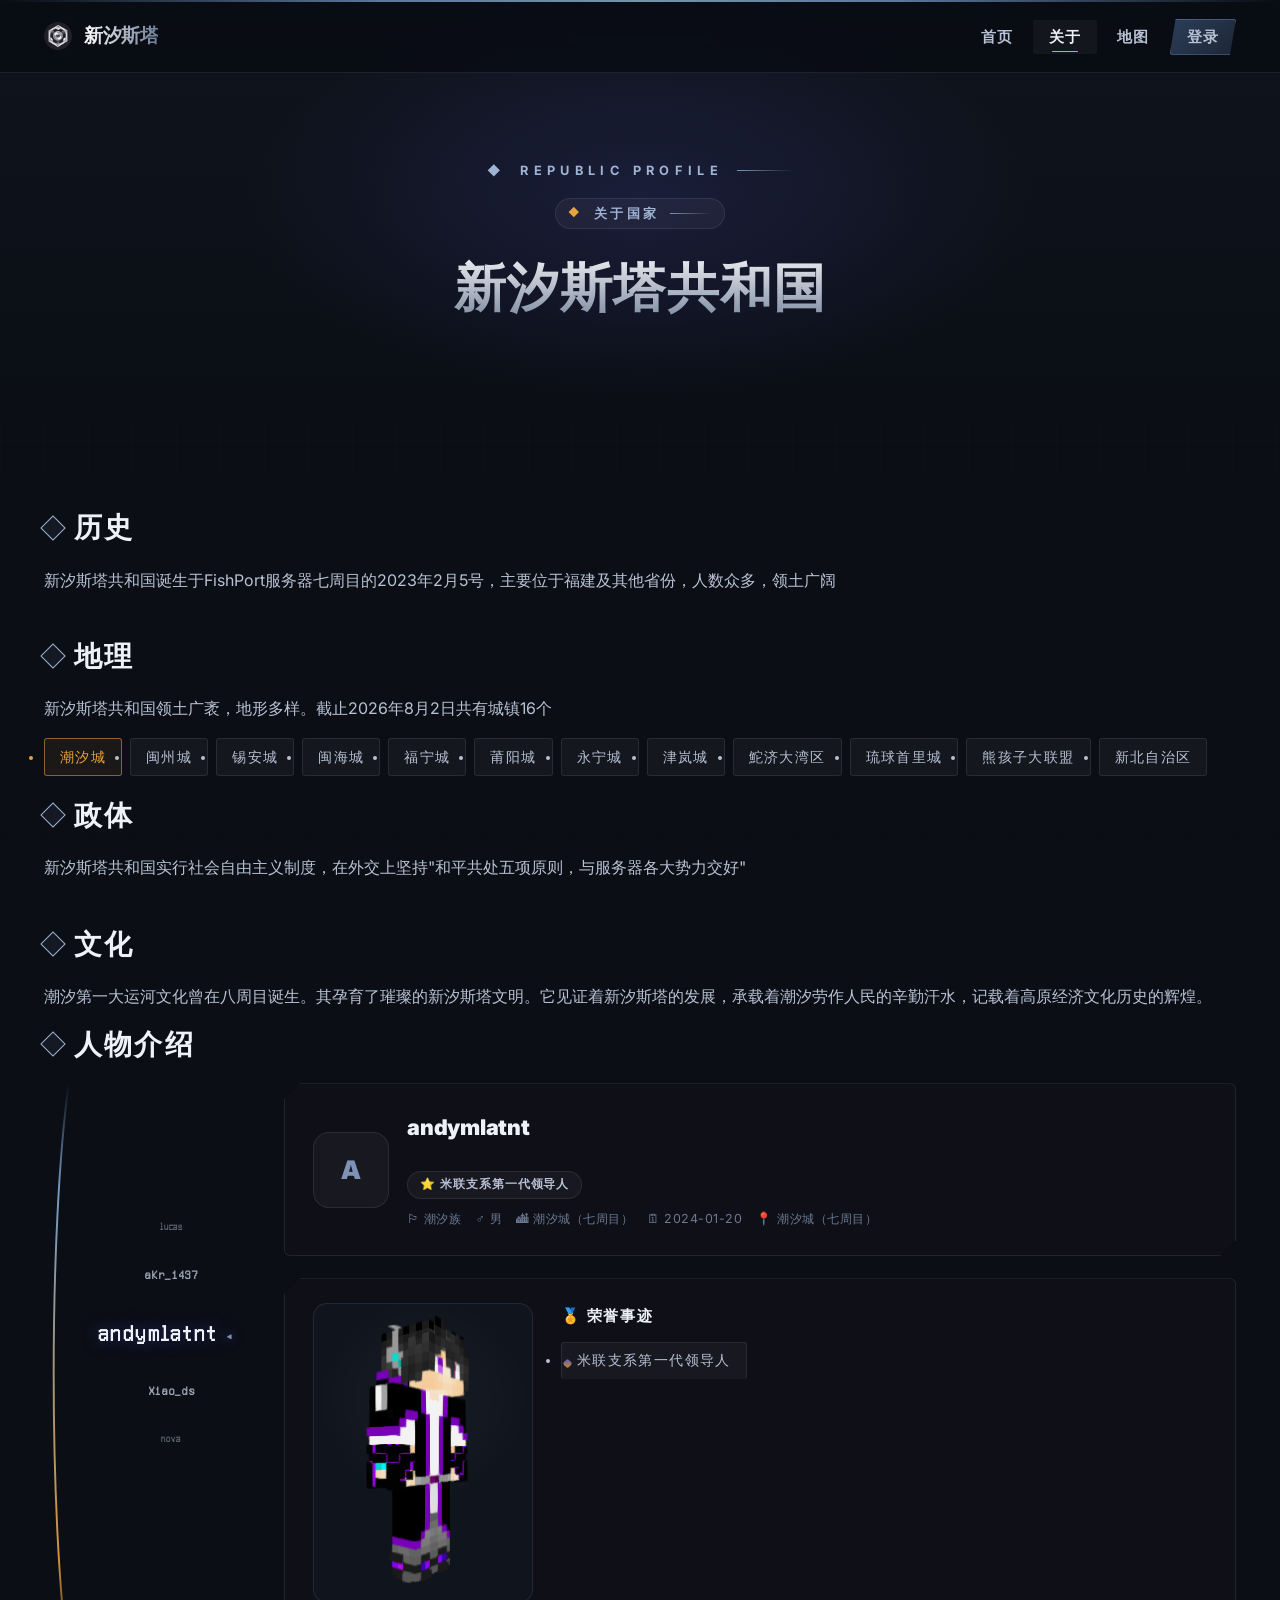
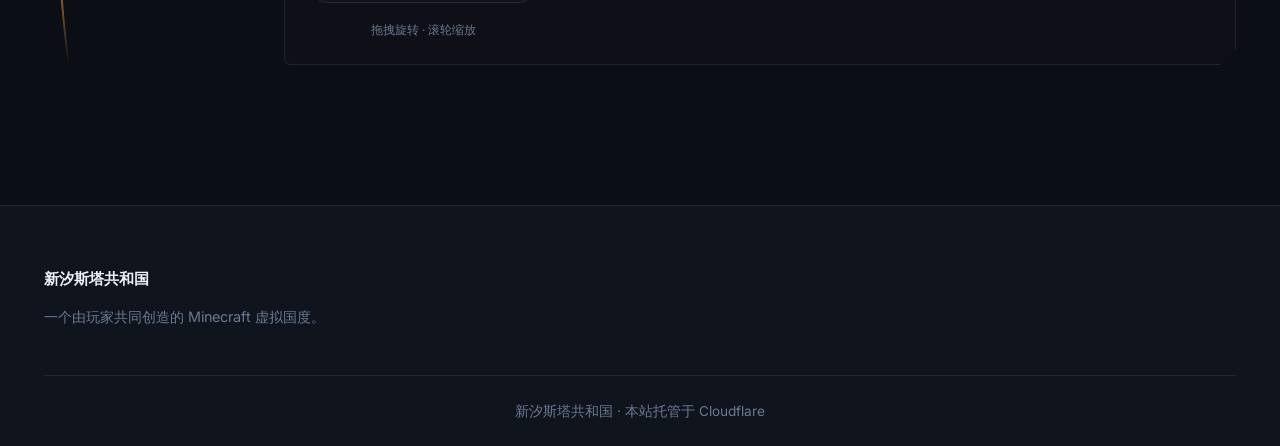
<file: about.html>
<!DOCTYPE html>
<head>
  <meta charset="UTF-8">
  <meta name="viewport" content="width=device-width, initial-scale=1.0">
  <title>关于国家 - 新汐斯塔共和国 | FishPort 服务器</title>
  <link rel="preconnect" href="https://fonts.googleapis.com">
  <link rel="preconnect" href="https://fonts.gstatic.com" crossorigin>
  <link href="https://fonts.googleapis.com/css2?family=Inter:wght@400;500;600;700;800;900&display=swap" rel="stylesheet">
  <link rel="stylesheet" href="assets/css/style.css">
  <link rel="stylesheet" href="assets/css/ark-ui.css">
  <style id="ark-about">
    /* ===== 关于页 · 方舟档案风（历史/地理/政体/文化 + 人物区） ===== */
    .ph-en{display:flex;align-items:center;justify-content:center;gap:14px;margin-bottom:16px;
      color:var(--primary-light);font-weight:700;letter-spacing:.42em;font-size:.8rem;}
    .hero-en-line{width:56px;height:1px;background:linear-gradient(90deg,var(--primary),transparent);}
    .page-hero h1{letter-spacing:.02em;}
    /* 内容分区标题：菱形标记 + 去 emoji */
    .content-section h2{display:flex;align-items:center;gap:12px;font-weight:800;letter-spacing:.08em;}
    .content-section h2::before{
      content:'';width:18px;height:18px;flex-shrink:0;
      border:1px solid var(--primary-light);transform:rotate(45deg);
      background:rgba(127,168,212,.08);
    }
    .content-section h2 .icon{display:none;}
    /* 城镇列表：方舟标签组 */
    .content-section ul{display:flex;flex-wrap:wrap;gap:8px;padding:0;margin:16px 0;list-style:none;}
    .content-section ul li{
      margin:0;padding:7px 15px;border:1px solid var(--border);border-radius:3px;
      font-size:.85rem;letter-spacing:.1em;color:var(--text-2);background:var(--surface);
    }
    .content-section ul li.highlight{border-color:rgba(232,163,61,.55);color:var(--accent);background:rgba(232,163,61,.07);}
    /* 人物卡片：切角 + 战术细节 */
    .pp-card{border-radius:4px;clip-path:polygon(16px 0,100% 0,100% calc(100% - 16px),calc(100% - 16px) 100%,0 100%,0 16px);}
    .pp-avatar-box{border-radius:6px;border-color:var(--border-hover);}
    .pp-tag{border-radius:2px;letter-spacing:.08em;border-color:var(--border-hover);}
    .pp-tag.hot{background:linear-gradient(135deg,#2c3d57,#1c2737);color:#dfe9f5;border:1px solid rgba(140,180,225,.35);}
    .pp-honors h3{letter-spacing:.12em;}
    .pp-honors li::before{background:linear-gradient(135deg,var(--primary),var(--accent));transform:rotate(45deg);}
    .people-item.is-center{text-shadow:0 0 18px rgba(127,168,212,.5);}
    .pp-meta span{letter-spacing:.04em;font-size:.78rem;}
  </style>
  <link rel="icon" href="/favicon.ico" type="image/x-icon">
  <link rel="apple-touch-icon" href="/favicon.ico">
</head>
<body>

<nav class="navbar">
  <div class="container">
    <a href="index.html" class="nav-logo">
      <img src="favicon.ico" class="logo-mark" alt="logo" style="width:28px;height:28px;object-fit:contain;background:transparent;border:none;box-shadow:none;border-radius:0;filter:none;display:block;">
      <span class="logo-text">新汐斯塔</span>
    </a>
    <ul class="nav-menu">
      <li><a href="index.html">首页</a></li>
      <li><a href="about.html">关于</a></li>
      <li><a href="map.html">地图</a></li>
      <li><a href="login.html" id="navAuth" class="nav-cta">登录</a></li>
    </ul>
    <button class="nav-toggle" aria-label="菜单">☰</button>
  </div>
</nav>

<section class="page-hero">
  <div class="container">
    <div class="ph-en"><span class="hero-en-mark">◆</span><span>REPUBLIC&nbsp;PROFILE</span><span class="hero-en-line"></span></div>
    <span class="section-tag">关于国家</span>
    <h1>新汐斯塔共和国</h1>
  </div>
</section>

<section class="content-section">
  <div class="container">
    <div id="history">
      <h2><span class="icon">🗓</span> 历史</h2>
      <p>新汐斯塔共和国诞生于FishPort服务器七周目的2023年2月5号，主要位于福建及其他省份，人数众多，领土广阔</p>
    </div>

    <h2><span class="icon">🌍</span> 地理</h2>
    <p>新汐斯塔共和国领土广袤，地形多样。截止2026年8月2日共有城镇16个</p>
    <ul>
      <li class="highlight">潮汐城</li>
      <li>闽州城</li>
      <li>锡安城</li>
      <li>闽海城</li>
      <li>福宁城</li>
      <li>莆阳城</li>
      <li>永宁城</li>
      <li>津岚城</li>
      <li>鮀济大湾区</li>
      <li>琉球首里城</li>
      <li>熊孩子大联盟</li>
      <li>新北自治区</li>
    </ul>
  </div>
  <div class="container">
    <h2><span class="icon">⚖️</span> 政体</h2>
    <p>新汐斯塔共和国实行社会自由主义制度，在外交上坚持"和平共处五项原则，与服务器各大势力交好"</p>
    
    <h2><span class="icon">🎨</span> 文化</h2>
    <p>潮汐第一大运河文化曾在八周目诞生。其孕育了璀璨的新汐斯塔文明。它见证着新汐斯塔的发展，承载着潮汐劳作人民的辛勤汗水，记载着高原经济文化历史的辉煌。</p>
  </div>

  <div class="container">
    <div id="people">
      <h2><span class="icon">👥</span> 人物介绍</h2>

      <!-- ===== 玩家资料展示（书页式侧边栏） ===== -->
      <div class="people-wrap">

        <!-- 左侧：书脊侧边栏（透明，弧形装饰线在左缘贯穿） -->
        <aside class="people-nav">
          <svg class="people-arc" viewBox="-14 0 62 640" preserveAspectRatio="none" aria-hidden="true">
            <defs>
              <linearGradient id="arcGrad" x1="0" y1="0" x2="0" y2="1">
                <stop offset="0" stop-color="#7fa8d4" stop-opacity="0"/>
                <stop offset="0.18" stop-color="#7fa8d4" stop-opacity="0.9"/>
                <stop offset="0.82" stop-color="#e8a33d" stop-opacity="0.9"/>
                <stop offset="1" stop-color="#e8a33d" stop-opacity="0"/>
              </linearGradient>
            </defs>
            <!-- 竖向贯穿的弧线：左缘从顶部淡入，向左弯出更明显的弧度，再回到右淡出 -->
            <path d="M 18 0 C -8 160, -8 480, 18 640" fill="none" stroke="url(#arcGrad)" stroke-width="2.5"/>
          </svg>
          <div class="people-stage" id="peopleStage"></div>
        </aside>

        <!-- 右侧：翻开的书页（两张独立卡片） -->
        <div class="people-panel">
          <!-- 卡片一：头像 + 昵称 + 称号 -->
          <div class="pp-card pp-head-card">
            <div class="pp-head">
              <div class="pp-avatar-box" id="ppAvatarBox"><img class="pp-avatar" id="ppAvatar" alt="头像"></div>
              <div class="pp-id">
                <div class="pp-nickname" id="ppNickname">—</div>
                <div class="pp-name" id="ppName">—</div>
                <div class="pp-tags" id="ppTags"></div>
                <div class="pp-meta" id="ppMeta"></div>
              </div>
            </div>
          </div>

          <!-- 卡片二：皮肤 + 荣誉事迹（并排） -->
          <div class="pp-card pp-body-card">
            <div class="pp-skin">
              <canvas id="ppSkinCanvas"></canvas>
              <div class="pp-skin-tip">拖拽旋转 · 滚轮缩放</div>
            </div>
            <div class="pp-honors">
              <h3>🏅 荣誉事迹</h3>
              <ul id="ppHonorList"></ul>
            </div>
          </div>
        </div>

      </div>
    </div>
  </div>
</section>

<style>
  /* Unifont 像素字体（OFL-1.1，本地 latin 子集），仅左侧名字栏使用 */
  @font-face {
    font-family: 'Unifont';
    src: url('assets/fonts/unifont-latin-400-normal.woff2') format('woff2');
    font-weight: 400;
    font-display: swap;
  }
  /* ===== 人物介绍：书页式布局 ===== */
  .people-wrap {
    display: grid;
    grid-template-columns: 210px 1fr;
    gap: 30px;              /* 左右两栏独立，互不衔接 */
    align-items: stretch;
  }

  /* 左侧书脊：透明，仅弧线装饰 */
  .people-nav {
    position: relative;
    background: transparent;
    padding: 100px 0 30px 44px;  /* 顶部下移：名称整体往下 */
  }
  .people-arc {
    position: absolute;
    top: 0; bottom: 0; left: 0;
    width: 48px; height: 100%;
    pointer-events: none;
  }
  /* 名字轮播舞台（不用 perspective：无 3D 变换且会干扰点击命中测试） */
  .people-stage {
    position: relative;
    height: 300px;
  }
  .people-item {
    position: absolute;
    left: 50%; top: 50%;
    transform: translate(-50%, -50%);
    font-family: 'Unifont', monospace;  /* 左侧名字栏专用像素字体 */
    font-size: 0.95rem; font-weight: 700; color: var(--text-2);
    letter-spacing: 0.02em;
    white-space: nowrap; cursor: pointer;
    opacity: 0; pointer-events: none;
    transition: transform .55s cubic-bezier(.4,0,.2,1), opacity .55s ease, filter .55s ease;
  }
  .people-item:hover { color: var(--text); }
  .people-item.is-center {
    opacity: 1; z-index: 10; pointer-events: auto;
    font-size: 1.41rem; font-weight: 700; color: var(--text);
    text-shadow: 0 0 18px rgba(99,102,241,.45);
    transform: translate(calc(-50% - 14px), -50%);  /* 居中并整体左移 */
  }
  /* 选中项的 ◀ 箭头：绝对定位在名字右侧偏下，不挤动居中的文字 */
  .people-item.is-center::after {
    content: '◀';
    position: absolute;
    left: calc(100% + 10px); top: calc(64% - 2px);
    transform: translateY(-50%);
    font-size: 0.66rem; color: var(--primary);
    text-shadow: 0 0 12px rgba(99,102,241,.8);
    animation: ppArrow 1.6s ease-in-out infinite;
  }
  @keyframes ppArrow {
    0%, 100% { transform: translateY(-50%) translateX(0); }
    50%      { transform: translateY(-50%) translateX(-4px); }
  }
  .people-item.is-up1   { transform: translate(-50%, calc(-50% - 58px)) scale(.8);  opacity: .85; z-index: 4; pointer-events: auto; }
  .people-item.is-down1 { transform: translate(-50%, calc(-50% + 58px)) scale(.8);  opacity: .85; z-index: 4; pointer-events: auto; }
  .people-item.is-up2   { transform: translate(-50%, calc(-50% - 106px)) scale(.6); opacity: .45; z-index: 2; pointer-events: auto; }
  .people-item.is-down2 { transform: translate(-50%, calc(-50% + 106px)) scale(.6); opacity: .45; z-index: 2; pointer-events: auto; }
  /* 出界：从边缘平滑滑出并隐藏（保留过渡）；跨界瞬移用 no-anim */
  .people-item.is-far-up   { transform: translate(-50%, calc(-50% - 150px)) scale(.5); opacity: 0; }
  .people-item.is-far-down { transform: translate(-50%, calc(-50% + 150px)) scale(.5); opacity: 0; }
  .people-item.no-anim { transition: none !important; }
  /* 跨界名字：滑出+滑入各占一半时间，总时长与其他名字的 .55s 完全一致 */
  .people-item.crossing { transition-duration: .275s !important; }

  /* 右侧书页：上下两张独立卡片 */
  .people-panel { display: flex; flex-direction: column; gap: 22px; }
  .pp-card {
    background: var(--glass);
    backdrop-filter: blur(20px);
    border: 1px solid var(--border);
    border-radius: var(--radius-lg);
    box-shadow: var(--shadow);
  }
  .pp-head-card { padding: 26px 28px; }
  .pp-body-card { padding: 24px 28px; display: grid; grid-template-columns: 220px minmax(0, 1fr); gap: 28px; align-items: start; }

  .pp-head {
    display: flex; gap: 18px; align-items: center; flex-wrap: wrap;  /* 空间不足时头像与信息换行，不重叠 */
  }
  .pp-id { flex: 1; min-width: 0; }  /* 允许收缩，长昵称换行而非溢出 */
  .pp-avatar-box {
    width: 76px; height: 76px; border-radius: 16px;
    border: 1px solid var(--border); background: var(--surface);
    display: flex; align-items: center; justify-content: center;
    overflow: hidden; flex-shrink: 0;
    font-size: 1.6rem; font-weight: 900; color: var(--primary);
  }
  .pp-avatar { width: 100%; height: 100%; object-fit: cover; image-rendering: pixelated; display: none; }
  .pp-nickname { font-size: 1.35rem; font-weight: 900; color: var(--text); letter-spacing: -0.01em; overflow-wrap: anywhere; }
  .pp-name { font-size: 0.82rem; color: var(--text-muted); font-family: monospace; margin-top: 2px; min-height: 0.82rem; overflow-wrap: anywhere; }
  .pp-tags:empty, .pp-meta:empty { display: none; }  /* 空标签行不占位 */
  .pp-tags { display: flex; gap: 8px; margin-top: 10px; flex-wrap: wrap; }
  .pp-tag {
    padding: 3px 12px; border-radius: 100px;
    font-size: 0.74rem; font-weight: 700; max-width: 100%;
    color: var(--text-2); background: var(--surface); border: 1px solid var(--border);
    overflow: hidden; text-overflow: ellipsis; white-space: nowrap;
  }
  .pp-tag.hot { color: #fff; background: linear-gradient(135deg, #6366f1, #4f46e5); border: none; }
  .pp-meta { margin-top: 10px; font-size: 0.8rem; color: var(--text-muted); display: flex; gap: 6px 14px; flex-wrap: wrap; }
  .pp-meta span { display: inline-flex; align-items: center; gap: 4px; max-width: 100%; overflow-wrap: anywhere; }

  .pp-skin { text-align: center; min-width: 0; }
  #ppSkinCanvas {
    width: 220px; height: 300px; border-radius: 14px;
    background: radial-gradient(ellipse 70% 50% at 50% 32%, var(--surface) 0%, transparent 70%), var(--bg-2, rgba(255,255,255,0.02));
    border: 1px solid var(--border); cursor: grab;
  }
  #ppSkinCanvas:active { cursor: grabbing; }
  .pp-skin-tip { font-size: 0.74rem; color: var(--text-muted); margin-top: 10px; }
  .pp-honors h3 {
    font-size: 0.95rem; font-weight: 800; color: var(--text);
    margin-bottom: 14px; display: flex; align-items: center; gap: 8px;
  }
  .pp-honors { min-width: 0; }  /* 防止 grid 列内容过宽挤压重叠 */
  .pp-honors ul { list-style: none; margin: 0; padding: 0; }
  .pp-honors li {
    position: relative; padding: 10px 0 10px 20px;
    font-size: 0.9rem; color: var(--text-2); line-height: 1.6;
    border-bottom: 1px dashed var(--border);
    overflow-wrap: anywhere;
  }
  .pp-honors li:last-child { border-bottom: none; }
  .pp-honors li::before {
    content: ''; position: absolute; left: 2px; top: 17px;
    width: 7px; height: 7px; border-radius: 2px;
    background: linear-gradient(135deg, #6366f1, #f59e0b); opacity: 0.85;
  }

  @media (max-width: 768px) {
    .people-wrap { grid-template-columns: 1fr; gap: 18px; }
    .people-nav { padding: 6px 0 6px 34px; }
    .people-stage { height: 230px; }
    .people-item.is-center { font-size: 1.21rem; }
    .people-arc { width: 34px; }
    .pp-body-card { grid-template-columns: 1fr; padding: 20px; }
    .pp-head-card { padding: 20px; }
    #ppSkinCanvas { width: 200px; height: 270px; }
  }
</style>

<!-- skinview3d 3.4.2 本地库（MIT，内置拖拽/缩放控制） -->
<script src="assets/js/skinview3d.bundle.js"></script>
<script>
  // ===== 玩家资料数据（在此编辑：增删改玩家、称号、荣誉事迹） =====
  // skin: 皮肤 PNG 路径（img/skinview3d/xxx.png）；avatar: 头像路径（img/avatar/xxx.png）
  // 两者留空则分别回退占位皮肤 / 首字母方块（全本地，不依赖第三方皮肤站）
  // 数据来源：citizen_data.json（公开字段，不含身份证号）
  const PEOPLE = [
    {
      name: 'andymlatnt',
      nickname: 'andymlatnt',
      tags: ['⭐ 米联支系第一代领导人'],
      nation: '潮汐族',
      gender: '男',
      city: '潮汐城（七周目）',
      date: '20240120',
      address: '潮汐城（七周目）',
      skin: '',
      honors: ['米联支系第一代领导人'],
    },
    {
      name: 'Xiao_ds',
      nickname: 'Xiao_ds',
      tags: ['⭐ 原大秦支系第一任领导人'],
      nation: '潮汐族',
      gender: '男',
      city: '509X',
      date: '20240120',
      address: '伪大秦（九周目分裂城镇）',
      skin: 'img/skinview3d/Xiao_ds.png',
      honors: ['原大秦支系第一任领导人'],
    },
    {
      name: 'nova',
      nickname: 'nova',
      tags: ['⭐ 米联支系第二代领导人'],
      nation: '潮汐族',
      gender: '男',
      city: '潮汐城',
      date: '20240120',
      address: '潮汐城',
      skin: 'img/skinview3d/nova.png',
      honors: ['米联支系第二代领导人'],
    },
    {
      name: 'FISH__NOODLES',
      nickname: 'FISH__NOODLES',
      tags: ['⭐ 米联支系第三代领导人'],
      nation: '潮汐族',
      gender: '男',
      city: '潮汐城',
      date: '20240120',
      address: '潮汐城临江私人别墅',
      skin: 'img/skinview3d/FISH__NOODLES.png',
      honors: ['米联支系第三代领导人'],
    },
    {
      name: 'lucas',
      nickname: 'lucas',
      tags: ['👑 管理员', '⭐ 米联支系第四任领导人'],
      nation: '潮汐族',
      gender: '男',
      city: '潮汐城',
      date: '20240120',
      address: '潮汐城苍白木别墅',
      skin: 'img/skinview3d/lucas.png',
      avatar: 'img/avatar/lucas.png',
      honors: ['米联支系第四任领导人'],
    },
    {
      name: 'aKr_1437',
      nickname: 'aKr_1437',
      tags: ['👑 管理员'],
      nation: '雾津族',
      gender: '女',
      city: '津岚城',
      date: '20260401',
      address: '津岚城仙台中路附1-1',
      skin: 'img/skinview3d/aKr_1437.png',
      avatar: 'img/avatar/aKr_1437.png',
      honors: ['先进建设者', '新汐斯塔网站主要建设者'],
    },
  ];

  const FALLBACK_SKIN = 'img/skinview3d/lucas.png'; // 无专属皮肤时的本地占位皮肤

  let ppViewer = null;
  let ppIdx = 0;

  // 渲染左侧轮播舞台
  function renderPeopleStage() {
    const stage = document.getElementById('peopleStage');
    stage.innerHTML = PEOPLE.map((p, i) =>
      `<div class="people-item" data-idx="${i}">${escapeHtml(p.nickname || p.name)}</div>`).join('');
    // 点击侧边名字 → 滑到该玩家（同城市轮播点击侧卡片）
    stage.querySelectorAll('.people-item').forEach(el => {
      el.addEventListener('click', () => ppGo(+el.dataset.idx));
    });
    layoutPeople();
  }

  // 按偏移量布局轮播：居中放大，两侧缩小/淡出（环形循环，取最短偏移）
  // 跨界处理：从上侧绕到下侧（或反向）的名字会横穿舞台 → 先瞬间隐藏，再从边缘滑入
  function layoutPeople(animate = true) {
    const n = PEOPLE.length;
    document.querySelectorAll('.people-item').forEach((el, i) => {
      let off = i - ppIdx;
      if (off > n / 2) off -= n;
      if (off < -n / 2) off += n;

      const target = off === 0 ? 'is-center'
        : off === -1 ? 'is-up1'
        : off === 1  ? 'is-down1'
        : off === -2 ? 'is-up2'
        : off === 2  ? 'is-down2'
        : off < 0    ? 'is-far-up' : 'is-far-down';

      const prev = el.dataset.slot || '';
      const crossed = (prev.includes('up') && target.includes('down')) ||
                      (prev.includes('down') && target.includes('up'));

      if (crossed && animate) {
        // 跨界两段动画均分总时长：滑出 .275s + 滑入 .275s = .55s，
        // 与同侧名字的单段 .55s 完全同步结束，无先后延迟
        el.className = 'people-item crossing ' + (prev.includes('down') ? 'is-far-down' : 'is-far-up');
        clearTimeout(el._crossTimer);
        el._crossTimer = setTimeout(() => {
          el.className = 'people-item no-anim ' + (target.includes('down') ? 'is-far-down' : 'is-far-up');
          void el.offsetWidth;  // 强制重排，让瞬移立即生效
          el.className = 'people-item crossing ' + target;
        }, 275);
      } else {
        // 同侧移动：正常过渡（含 up2→far-up 边缘滑出淡出）
        el.className = 'people-item ' + target;
      }
      el.dataset.slot = target;
    });
  }

  function ppSlide(dir) { ppGo((ppIdx + dir + PEOPLE.length) % PEOPLE.length); }
  function ppGo(i) {
    ppIdx = i;
    layoutPeople();
    showPerson(i);
  }

  // 展示指定玩家（轮播位置由 layoutPeople 负责）
  function showPerson(i) {
    const p = PEOPLE[i];

    // 头像：本地 avatar 图，无则显示首字母方块；img 缺失时跳过，不阻断后续信息更新
    const box = document.getElementById('ppAvatarBox');
    const img = document.getElementById('ppAvatar');
    if (box) box.textContent = (p.nickname || p.name).slice(0, 1).toUpperCase();
    if (img) {
      img.style.display = 'none';
      img.onerror = () => { img.style.display = 'none'; if (box) box.textContent = (p.nickname || p.name).slice(0, 1).toUpperCase(); };
      img.onload = () => { img.style.display = 'block'; if (box) box.textContent = ''; };
      if (p.avatar) img.src = p.avatar;
      else { img.removeAttribute('src'); if (box) box.textContent = (p.nickname || p.name).slice(0, 1).toUpperCase(); }
    }

    // 昵称 / 游戏名 / 称号
    document.getElementById('ppNickname').textContent = p.nickname || p.name;
    document.getElementById('ppName').textContent = p.name !== p.nickname ? `ID: ${p.name}` : '';
    document.getElementById('ppTags').innerHTML = (p.tags || []).map(t =>
      `<span class="pp-tag ${t.includes('管理员') ? 'hot' : ''}">${escapeHtml(t)}</span>`).join('');

    // 公民信息：民族 · 性别 · 城市 · 入籍日期 · 地址
    const fmtDate = s => (s && s.length === 8) ? `${s.slice(0,4)}-${s.slice(4,6)}-${s.slice(6,8)}` : (s || '');
    document.getElementById('ppMeta').innerHTML = [
      p.nation && `<span>🏳 ${escapeHtml(p.nation)}</span>`,
      p.gender && `<span>${p.gender === '女' ? '♀' : '♂'} ${escapeHtml(p.gender)}</span>`,
      p.city && `<span>🏙 ${escapeHtml(p.city)}</span>`,
      p.date && `<span>🗓 ${fmtDate(p.date)}</span>`,
      p.address && `<span>📍 ${escapeHtml(p.address)}</span>`,
    ].filter(Boolean).join('');

    // 荣誉事迹
    document.getElementById('ppHonorList').innerHTML = (p.honors || ['暂无记录'])
      .map(h => `<li>${escapeHtml(h)}</li>`).join('');

    // 3D 皮肤
    loadPersonSkin(p);
  }

  let skinSeq = 0;  // 竞态防护：轮播快速切换时，只有最新请求能落块
  function loadPersonSkin(p) {
    if (!ppViewer) {
      try {
        ppViewer = new skinview3d.SkinViewer({
          canvas: document.getElementById('ppSkinCanvas'),
          width: 220,
          height: 300,
        });
        ppViewer.autoRotate = true;
        ppViewer.autoRotateSpeed = 0.5;
        ppViewer.zoom = 0.9;
        ppViewer.controls.enableRotate = true;
        ppViewer.controls.enableZoom = true;
        ppViewer.controls.enablePan = false;
      } catch (e) { ppViewer = null; }
    }
    if (!ppViewer) return;
    const seq = ++skinSeq;
    // 无专属皮肤 → 本地占位皮肤（全本地资源，无第三方请求）
    ppViewer.loadSkin(p.skin || FALLBACK_SKIN).catch(() => {
      if (seq === skinSeq) ppViewer.loadSkin(FALLBACK_SKIN);
    });
  }

  function escapeHtml(s) {
    return String(s).replace(/[&<>"']/g, c => ({'&':'&amp;','<':'&lt;','>':'&gt;','"':'&quot;',"'":'&#39;'}[c]));
  }

  renderPeopleStage();
  ppGo(0);

  // 移动端上下滑动切换（同城市轮播的触摸逻辑，改为纵向）
  const ps = document.getElementById('peopleStage');
  let pTouchY = null;
  ps.addEventListener('touchstart', e => { pTouchY = e.touches[0].clientY; }, { passive: true });
  ps.addEventListener('touchend', e => {
    if (pTouchY === null) return;
    const dy = e.changedTouches[0].clientY - pTouchY;
    if (Math.abs(dy) > 40) ppSlide(dy > 0 ? -1 : 1);
    pTouchY = null;
  }, { passive: true });
</script>

<footer class="footer">
  <div class="container">
    <div class="footer-grid">
      <div>
        <h4>新汐斯塔共和国</h4>
        <p>一个由玩家共同创造的 Minecraft 虚拟国度。</p>
      </div>
    </div>
    <div class="footer-bottom">新汐斯塔共和国 · 本站托管于 Cloudflare</div>
  </div>
</footer>

<script src="assets/js/main.js?v=2"></script>
</body>
</html>
</file>
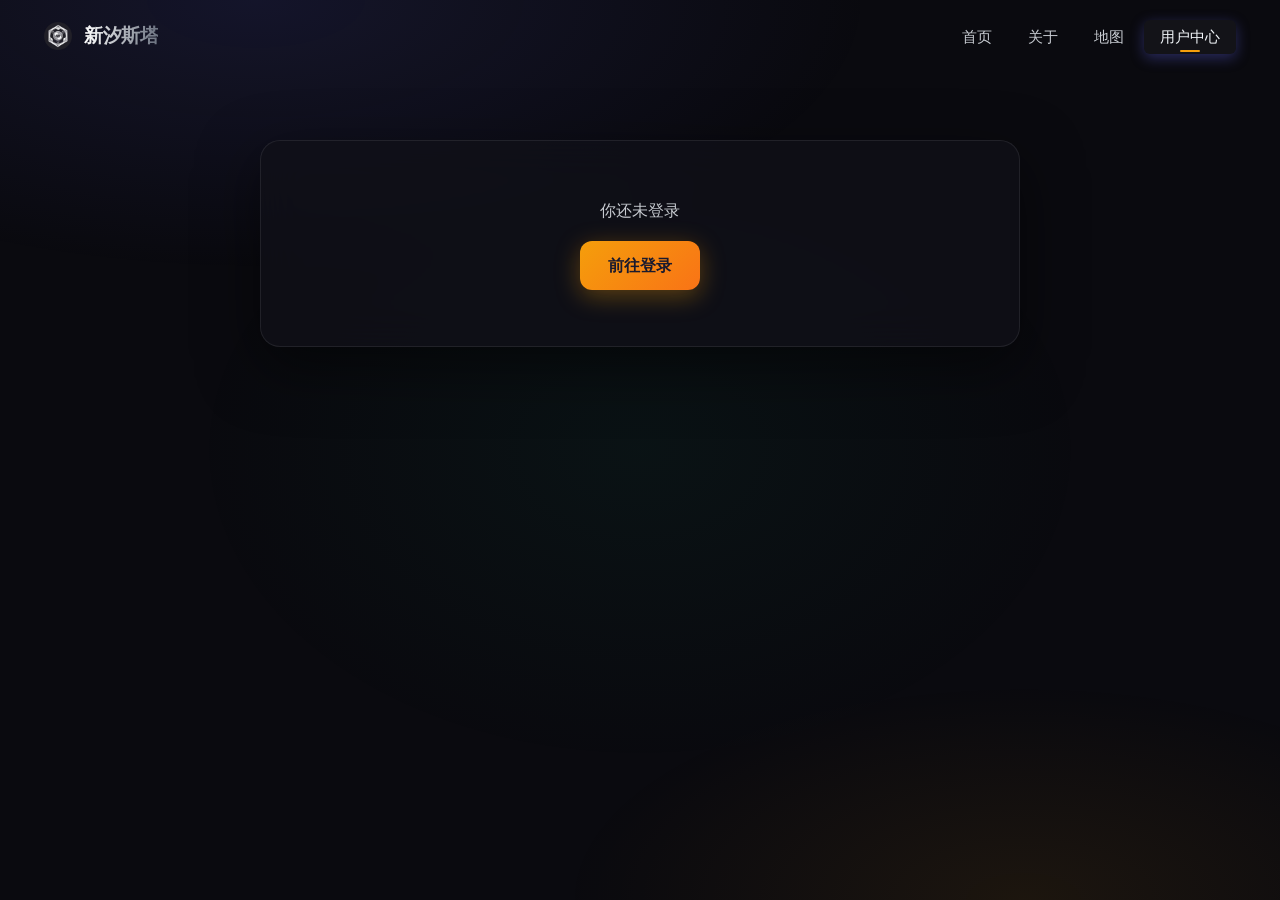
<file: account.html>
<!DOCTYPE html>
<html lang="zh-CN">
<head>
  <meta charset="UTF-8">
  <meta name="viewport" content="width=device-width, initial-scale=1.0">
  <title>用户中心 - 新汐斯塔共和国</title>
  <link rel="preconnect" href="https://fonts.googleapis.com">
  <link rel="preconnect" href="https://fonts.gstatic.com" crossorigin>
  <link href="https://fonts.googleapis.com/css2?family=Inter:wght@400;500;600;700;800;900&display=swap" rel="stylesheet">
  <link rel="stylesheet" href="assets/css/style.css">
  <link rel="icon" href="/favicon.ico" type="image/x-icon">
  <link rel="apple-touch-icon" href="/favicon.ico">
  <style>
    .account-hero { padding: 140px 0 40px; }
    .account-card {
      background: var(--glass);
      backdrop-filter: blur(20px);
      border: 1px solid var(--border);
      border-radius: var(--radius-lg);
      box-shadow: var(--shadow-lg);
      padding: 36px;
      max-width: 760px;
      margin: 0 auto;
    }
    .profile-row {
      display: flex; align-items: center; gap: 16px;
      padding-bottom: 22px; margin-bottom: 22px;
      border-bottom: 1px solid var(--border);
    }
    .avatar {
      width: 56px; height: 56px; border-radius: 50%;
      background: linear-gradient(135deg, var(--primary), var(--accent));
      display: flex; align-items: center; justify-content: center;
      font-size: 1.4rem; font-weight: 800; color: #fff;
      flex-shrink: 0;
    }
    .profile-info h1 { font-size: 1.4rem; font-weight: 800; color: var(--text); }
    .profile-info p { font-size: 0.85rem; color: var(--text-2); margin-top: 2px; }
    .badge {
      display: inline-flex; align-items: center; gap: 4px;
      padding: 3px 10px; border-radius: 100px;
      font-size: 0.75rem; font-weight: 700; margin-top: 6px;
    }
    .badge.admin { color: #fff; background: linear-gradient(135deg, var(--primary), var(--primary-dark)); }
    .badge.user { color: var(--text-2); background: var(--surface); border: 1px solid var(--border); }
    .btn-logout {
      background: rgba(220, 38, 38, 0.08);
      color: var(--danger);
      border: 1px solid rgba(220, 38, 38, 0.3);
      padding: 10px 24px;
      border-radius: var(--radius-sm);
      font-weight: 700; font-size: 0.9rem;
      cursor: pointer; transition: all 0.2s;
    }
    .btn-logout:hover { background: var(--danger); color: #fff; }

    /* ===== 管理员面板 ===== */
    .admin-section { margin-top: 8px; }
    .admin-section h2 { font-size: 1.05rem; font-weight: 700; color: var(--text); margin-bottom: 14px; }
    .admin-tabs { display: flex; gap: 8px; margin-bottom: 18px; }
    .admin-tab {
      padding: 7px 16px; border-radius: 100px; font-size: 0.85rem; font-weight: 600;
      background: var(--surface); border: 1px solid var(--border);
      color: var(--text-2); cursor: pointer; transition: all 0.2s;
    }
    .admin-tab.active { background: var(--primary); color: #fff; border-color: var(--primary); }
    .add-form {
      display: grid; grid-template-columns: 1fr 1fr; gap: 12px; margin-bottom: 10px;
    }
    .add-form .full { grid-column: 1 / -1; }
    .add-form input, .add-form select {
      padding: 10px 12px; border-radius: var(--radius-sm);
      border: 1px solid var(--border); background: var(--surface);
      color: var(--text); font-size: 0.9rem; font-family: inherit;
    }
    .add-form input:focus, .add-form select:focus { outline: none; border-color: var(--primary); }
    .form-hint { font-size: 0.78rem; color: var(--text-muted); margin-bottom: 14px; }
    .btn-add {
      padding: 10px 22px; border-radius: var(--radius-sm); font-weight: 700;
      background: linear-gradient(135deg, var(--accent), #f97316); color: #fff;
      border: none; cursor: pointer; font-size: 0.9rem;
    }
    .user-table { width: 100%; border-collapse: collapse; font-size: 0.88rem; }
    .user-table th {
      text-align: left; padding: 10px 12px; color: var(--text-2);
      font-size: 0.78rem; border-bottom: 1px solid var(--border);
    }
    .user-table td { padding: 10px 12px; border-bottom: 1px solid var(--border); color: var(--text); }
    .user-table tr:last-child td { border-bottom: none; }
    .role-cell-admin { color: var(--primary); font-weight: 700; }
    .alert-box {
      display: none; padding: 10px 14px; border-radius: var(--radius-sm);
      font-size: 0.85rem; margin-bottom: 14px; border: 1px solid;
    }
    .alert-box.show { display: block; }
    .alert-box.err { color: var(--danger); background: rgba(220,38,38,.08); border-color: rgba(220,38,38,.3); }
    .alert-box.ok { color: var(--success); background: rgba(5,150,105,.08); border-color: rgba(5,150,105,.3); }
    .loading { text-align: center; color: var(--text-muted); padding: 20px; font-size: 0.9rem; }
    @media(max-width:640px){ .add-form { grid-template-columns: 1fr; } .profile-row { flex-wrap: wrap; } }
  </style>
</head>
<body>

  <nav class="navbar">
    <div class="container">
      <a href="index.html" class="nav-logo">
        <img src="favicon.ico" class="logo-mark" alt="logo" style="width:28px;height:28px;object-fit:contain;background:transparent;border:none;box-shadow:none;border-radius:0;filter:none;display:block;">
        <span class="logo-text">新汐斯塔</span>
      </a>
      <ul class="nav-menu">
        <li><a href="index.html">首页</a></li>
        <li><a href="about.html">关于</a></li>
        <li><a href="map.html">地图</a></li>
        <li><a href="account.html" id="navAuth" class="nav-cta">用户中心</a></li>
      </ul>
      <button class="nav-toggle" aria-label="菜单">☰</button>
    </div>
  </nav>

  <section class="account-hero">
    <div class="container">
      <div class="account-card">

        <!-- 未登录 -->
        <div id="notLoggedIn" style="display:none; text-align:center; padding: 20px 0;">
          <p style="color: var(--text-2); margin-bottom: 18px;">你还未登录</p>
          <a href="login.html" class="btn btn-primary" style="padding:11px 28px;">前往登录</a>
        </div>

        <!-- 个人信息 + 退出 -->
        <div id="profileArea" style="display:none;">
          <div class="profile-row">
            <div class="avatar" id="avatarChar">?</div>
            <div class="profile-info">
              <h1 id="profileName">加载中…</h1>
              <p id="profileRole"></p>
              <span class="badge" id="profileBadge"></span>
            </div>
          </div>
          <button class="btn-logout" id="logoutBtn">退出登录</button>

          <!-- ===== 管理员面板 ===== -->
          <div id="adminPanel" style="display:none; margin-top: 30px;">
            <div style="border-top: 1px solid var(--border); padding-top: 26px;" class="admin-section">
              <h2>👑 用户管理（仅管理员可见）</h2>

              <div class="admin-tabs">
                <button class="admin-tab active" id="tabAdd">添加用户</button>
                <button class="admin-tab" id="tabList">用户列表</button>
                <button class="admin-tab" id="tabNews">发布新闻</button>
              </div>

              <div class="alert-box" id="adminAlert"></div>

              <!-- 添加用户 -->
              <div id="paneAdd">
                <div class="add-form">
                  <input type="text" id="addUsername" placeholder="服务器用户名 *" maxlength="32">
                  <input type="text" id="addDisplay" placeholder="显示昵称（可选）" maxlength="32">
                  <input type="password" id="addIdcard" placeholder="身份证号码 *（将作为登录密码）" maxlength="32" class="full">
                  <select id="addRole" class="full">
                    <option value="user">普通用户</option>
                    <option value="admin">管理员</option>
                  </select>
                </div>
                <p class="form-hint">* 为必填。密码只保存哈希，忘记需删除重建。</p>
                <button class="btn-add" id="btnAddUser">创建账号</button>
              </div>

              <!-- 发布新闻 -->
              <div id="paneNews" style="display:none;">
                <div class="add-form">
                  <input type="text" id="newsTitle" placeholder="新闻标题 *" maxlength="120" class="full">
                  <textarea id="newsContent" placeholder="新闻正文 *（最多5000字符）" maxlength="5000" rows="6" class="full" style="padding:10px 12px;border-radius:var(--radius-sm);border:1px solid var(--border);background:var(--surface);color:var(--text);font-size:0.9rem;font-family:inherit;resize:vertical;"></textarea>
                </div>
                <p class="form-hint">发布后立即显示在首页"国家公告板"，按日期倒序排列。</p>
                <button class="btn-add" id="btnPublishNews">发布公告</button>

                <div style="margin-top: 28px;">
                  <h2 style="margin-bottom: 12px;">已发布新闻</h2>
                  <div class="loading" id="newsListLoading">加载中…</div>
                  <table class="user-table" id="newsTable" style="display:none;">
                    <thead>
                      <tr><th>标题</th><th>发布者</th><th>日期</th><th>操作</th></tr>
                    </thead>
                    <tbody id="newsTbody"></tbody>
                  </table>
                </div>
              </div>

              <!-- 用户列表 -->
              <div id="paneList" style="display:none;">
                <div class="loading" id="listLoading">加载中…</div>
                <table class="user-table" id="userTable" style="display:none;">
                  <thead>
                    <tr><th>用户名</th><th>昵称</th><th>角色</th><th>状态</th><th>最后登录</th></tr>
                  </thead>
                  <tbody id="userTbody"></tbody>
                </table>
              </div>
            </div>
          </div>
        </div>

      </div>
    </div>
  </section>

  <script>
    const API_BASE = 'https://api.newsistar.com';
    const $ = id => document.getElementById(id);

    // ===== 会话检查 =====
    (async function () {
      let me = null;
      try {
        const r = await fetch(`${API_BASE}/api/auth/me`, { credentials: 'include' });
        if (r.ok) me = (await r.json()).data;
      } catch (e) {}
      if (!me) { $('notLoggedIn').style.display = 'block'; return; }

      $('profileArea').style.display = 'block';
      const name = me.display_name || me.username;
      $('profileName').textContent = name;
      $('avatarChar').textContent = name.charAt(0).toUpperCase();
      if (me.is_admin) {
        $('profileRole').textContent = '管理员';
        const b = $('profileBadge');
        b.textContent = '👑 管理员';
        b.className = 'badge admin';
        $('adminPanel').style.display = 'block';
      } else {
        $('profileRole').textContent = '注册公民';
        const b = $('profileBadge');
        b.textContent = '🛡 公民';
        b.className = 'badge user';
      }
    })();

    // ===== 退出登录 =====
    $('logoutBtn').addEventListener('click', async () => {
      $('logoutBtn').textContent = '退出中…';
      $('logoutBtn').disabled = true;
      try { await fetch(`${API_BASE}/api/auth/logout`, { method: 'POST', credentials: 'include' }); } catch (e) {}
      location.href = 'login.html';
    });

    // ===== 管理员面板 =====
    function alertBox(msg, ok) {
      const el = $('adminAlert');
      el.textContent = msg;
      el.className = 'alert-box show ' + (ok ? 'ok' : 'err');
      setTimeout(() => el.classList.remove('show'), 3500);
    }

    // Tab 切换
    const tabs = { tabAdd: 'paneAdd', tabList: 'paneList', tabNews: 'paneNews' };
    Object.keys(tabs).forEach(t => {
      $(t).addEventListener('click', () => {
        Object.keys(tabs).forEach(x => {
          $(x).classList.toggle('active', x === t);
          $(tabs[x]).style.display = x === t ? 'block' : 'none';
        });
        if (t === 'tabList') loadUsers();
        if (t === 'tabNews') loadNewsAdmin();
      });
    });

    // 创建用户
    $('btnAddUser').addEventListener('click', async () => {
      const username = $('addUsername').value.trim();
      const idcard = $('addIdcard').value.trim();
      const display_name = $('addDisplay').value.trim();
      const role = $('addRole').value;

      if (!username) return alertBox('服务器用户名不能为空', false);
      if (!idcard) return alertBox('身份证号码不能为空', false);

      const btn = $('btnAddUser');
      btn.disabled = true; btn.textContent = '创建中…';
      try {
        const res = await fetch(`${API_BASE}/api/admin/users`, {
          method: 'POST',
          headers: { 'Content-Type': 'application/json' },
          credentials: 'include',
          body: JSON.stringify({ username, password: idcard, display_name: display_name || undefined, role })
        });
        const r = await res.json();
        if (res.ok) {
          alertBox(`已创建 ${username}（${role === 'admin' ? '管理员' : '普通用户'}）`, true);
          $('addUsername').value = ''; $('addIdcard').value = ''; $('addDisplay').value = '';
        } else {
          alertBox(r.error || '创建失败', false);
        }
      } catch (e) {
        alertBox('网络错误，无法连接服务', false);
      } finally {
        btn.disabled = false; btn.textContent = '创建账号';
      }
    });

    // 用户列表
    async function loadUsers() {
      $('listLoading').style.display = 'block';
      $('userTable').style.display = 'none';
      try {
        const res = await fetch(`${API_BASE}/api/admin/users`, { credentials: 'include' });
        const r = await res.json();
        if (!res.ok) { $('listLoading').textContent = r.error || '加载失败'; return; }
        $('listLoading').style.display = 'none';
        $('userTable').style.display = 'table';
        $('userTbody').innerHTML = r.data.map(u => `
          <tr>
            <td>${u.username}</td>
            <td>${u.display_name || '-'}</td>
            <td class="${u.role === 'admin' ? 'role-cell-admin' : ''}">${u.role === 'admin' ? '👑 管理员' : '公民'}</td>
            <td>${u.status === 'active' ? '正常' : '禁用'}</td>
            <td>${u.last_login_at ? new Date(u.last_login_at * 1000).toLocaleString('zh-CN') : '从未'}</td>
          </tr>`).join('');
      } catch (e) {
        $('listLoading').textContent = '网络错误';
      }
    }

    // ===== 新闻发布 =====
    $('btnPublishNews').addEventListener('click', async () => {
      const title = $('newsTitle').value.trim();
      const content = $('newsContent').value.trim();
      if (!title) return alertBox('标题不能为空', false);
      if (!content) return alertBox('内容不能为空', false);

      const btn = $('btnPublishNews');
      btn.disabled = true; btn.textContent = '发布中…';
      try {
        const res = await fetch(`${API_BASE}/api/news`, {
          method: 'POST',
          headers: { 'Content-Type': 'application/json' },
          credentials: 'include',
          body: JSON.stringify({ title, content })
        });
        const r = await res.json();
        if (res.ok) {
          alertBox('公告已发布，首页即时可见', true);
          $('newsTitle').value = ''; $('newsContent').value = '';
          loadNewsAdmin();
        } else {
          alertBox(r.error || '发布失败', false);
        }
      } catch (e) {
        alertBox('网络错误，无法连接服务', false);
      } finally {
        btn.disabled = false; btn.textContent = '发布公告';
      }
    });

    // 管理端新闻列表（含删除）
    async function loadNewsAdmin() {
      $('newsListLoading').style.display = 'block';
      $('newsTable').style.display = 'none';
      try {
        const res = await fetch(`${API_BASE}/api/news?limit=50`, { credentials: 'include' });
        const r = await res.json();
        if (!res.ok) { $('newsListLoading').textContent = r.error || '加载失败'; return; }
        if (!r.data.length) { $('newsListLoading').textContent = '还没有发布过新闻'; return; }
        $('newsListLoading').style.display = 'none';
        $('newsTable').style.display = 'table';
        $('newsTbody').innerHTML = r.data.map(n => `
          <tr>
            <td></td>
            <td>${n.author}</td>
            <td>${new Date(n.created_at * 1000).toLocaleDateString('zh-CN')}</td>
            <td><button class="btn-del-news" data-id="${n.id}" style="color:var(--danger);background:none;border:1px solid rgba(220,38,38,.3);border-radius:6px;padding:4px 10px;font-size:.78rem;cursor:pointer;">删除</button></td>
          </tr>`).join('');
        // 安全填充标题
        document.querySelectorAll('#newsTbody tr').forEach((tr, i) => {
          tr.querySelector('td').textContent = r.data[i].title;
        });
        // 删除按钮
        document.querySelectorAll('.btn-del-news').forEach(btn => {
          btn.addEventListener('click', async () => {
            if (!confirm('确定删除这条新闻吗？')) return;
            try {
              const dres = await fetch(`${API_BASE}/api/news/${btn.dataset.id}`, { method: 'DELETE', credentials: 'include' });
              if (dres.ok) { alertBox('已删除', true); loadNewsAdmin(); }
              else alertBox('删除失败', false);
            } catch (e) { alertBox('网络错误', false); }
          });
        });
      } catch (e) {
        $('newsListLoading').textContent = '网络错误';
      }
    }
  </script>

  <script src="assets/js/main.js?v=2"></script>
</body>
</html>
</file>
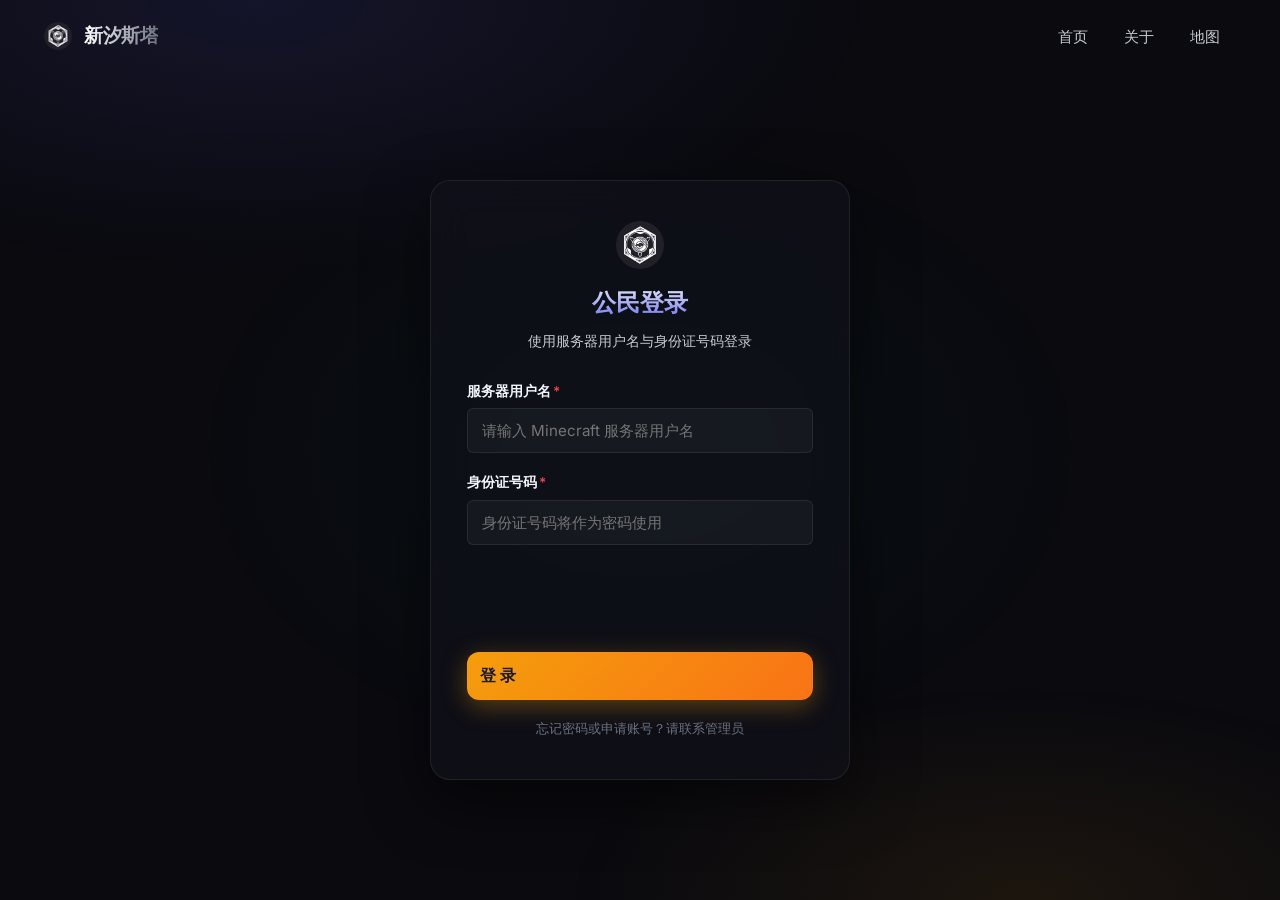
<file: login.html>
<!DOCTYPE html>
<html lang="zh-CN">
<head>
  <meta charset="UTF-8">
  <meta name="viewport" content="width=device-width, initial-scale=1.0">
  <title>登录 - 新汐斯塔共和国</title>
  <link rel="preconnect" href="https://fonts.googleapis.com">
  <link rel="preconnect" href="https://fonts.gstatic.com" crossorigin>
  <link href="https://fonts.googleapis.com/css2?family=Inter:wght@400;500;600;700;800;900&display=swap" rel="stylesheet">
  <link rel="stylesheet" href="assets/css/style.css">
  <link rel="icon" href="/favicon.ico" type="image/x-icon">
  <link rel="apple-touch-icon" href="/favicon.ico">
  <style>
    .login-hero {
      min-height: 100vh;
      display: flex;
      align-items: center;
      justify-content: center;
      padding: 120px 20px 60px;
      position: relative;
    }
    .login-card {
      width: 100%;
      max-width: 420px;
      background: var(--glass);
      backdrop-filter: blur(20px) saturate(180%);
      -webkit-backdrop-filter: blur(20px) saturate(180%);
      border: 1px solid var(--border);
      border-radius: var(--radius-lg);
      box-shadow: var(--shadow-lg);
      padding: 40px 36px;
      position: relative;
      z-index: 1;
    }
    .login-card .logo-mark-img {
      width: 48px; height: 48px;
      object-fit: contain;
      background: transparent; border: none; border-radius: 0;
      box-shadow: none; filter: none; display: block;
      margin: 0 auto 14px;
    }
    .login-title {
      text-align: center;
      font-size: 1.5rem;
      font-weight: 800;
      margin-bottom: 6px;
      background: linear-gradient(180deg, var(--text), var(--primary));
      -webkit-background-clip: text;
      -webkit-text-fill-color: transparent;
      background-clip: text;
    }
    .login-sub {
      text-align: center;
      color: var(--text-2);
      font-size: 0.88rem;
      margin-bottom: 28px;
    }
    .form-group { margin-bottom: 18px; }
    .form-group label {
      display: block;
      font-size: 0.85rem;
      font-weight: 600;
      color: var(--text);
      margin-bottom: 6px;
    }
    .form-group label .required { color: var(--danger); margin-left: 2px; }
    .form-group input {
      width: 100%;
      padding: 12px 14px;
      border-radius: var(--radius-sm);
      border: 1px solid var(--border);
      background: var(--surface);
      color: var(--text);
      font-size: 0.95rem;
      font-family: inherit;
      transition: border-color 0.2s, box-shadow 0.2s;
      box-sizing: border-box;
    }
    .form-group input:focus {
      outline: none;
      border-color: var(--primary);
      box-shadow: 0 0 0 3px rgba(99, 102, 241, 0.15);
    }
    .form-group input.input-error { border-color: var(--danger); }
    .field-error {
      display: none;
      color: var(--danger);
      font-size: 0.78rem;
      margin-top: 4px;
    }
    .field-error.show { display: block; }
    .login-alert {
      display: none;
      padding: 11px 14px;
      border-radius: var(--radius-sm);
      font-size: 0.85rem;
      margin-bottom: 18px;
      border: 1px solid;
    }
    .login-alert.show { display: block; }
    .login-alert.alert-error {
      color: var(--danger);
      background: rgba(220, 38, 38, 0.08);
      border-color: rgba(220, 38, 38, 0.3);
    }
    .login-alert.alert-success {
      color: var(--success);
      background: rgba(5, 150, 105, 0.08);
      border-color: rgba(5, 150, 105, 0.3);
    }
    .btn-login {
      width: 100%;
      padding: 13px;
      margin-top: 6px;
      font-size: 1rem;
    }
    .btn-login:disabled {
      opacity: 0.6;
      cursor: not-allowed;
      transform: none !important;
    }
    .turnstile-wrap {
      margin: 4px 0 18px;
      min-height: 65px;
      display: flex;
      justify-content: center;
    }
    /* 已登录状态卡片 */
    .user-badge {
      display: inline-flex;
      align-items: center;
      gap: 6px;
      padding: 4px 12px;
      border-radius: 100px;
      font-size: 0.8rem;
      font-weight: 700;
      margin: 10px auto 4px;
    }
    .user-badge.admin {
      color: #fff;
      background: linear-gradient(135deg, var(--primary), var(--primary-dark));
      box-shadow: 0 4px 14px rgba(99, 102, 241, 0.35);
    }
    .user-badge.user {
      color: var(--text-2);
      background: var(--surface);
      border: 1px solid var(--border);
    }
    .welcome-name {
      text-align: center;
      font-size: 1.3rem;
      font-weight: 800;
      color: var(--text);
      margin: 8px 0 20px;
    }
    .btn-logout {
      width: 100%;
      justify-content: center;
    }
    .login-footer {
      text-align: center;
      margin-top: 18px;
      font-size: 0.8rem;
      color: var(--text-muted);
    }
    .login-footer a { color: var(--primary); }
  </style>
</head>
<body>

  <nav class="navbar">
    <div class="container">
      <a href="index.html" class="nav-logo">
        <img src="favicon.ico" class="logo-mark" alt="logo" style="width:28px;height:28px;object-fit:contain;background:transparent;border:none;box-shadow:none;border-radius:0;filter:none;display:block;">
        <span class="logo-text">新汐斯塔</span>
      </a>
      <ul class="nav-menu">
        <li><a href="index.html">首页</a></li>
        <li><a href="about.html">关于</a></li>
        <li><a href="map.html">地图</a></li>
      </ul>
      <button class="nav-toggle" aria-label="菜单">☰</button>
    </div>
  </nav>

  <section class="login-hero">
    <div class="login-card">

      <!-- ===== 登录表单 ===== -->
      <div id="loginView">
        <img src="favicon.ico" class="logo-mark-img" alt="logo">
        <h1 class="login-title">公民登录</h1>
        <p class="login-sub">使用服务器用户名与身份证号码登录</p>

        <div class="login-alert alert-error" id="loginError"></div>

        <form id="loginForm" novalidate>
          <div class="form-group">
            <label for="username">服务器用户名<span class="required">*</span></label>
            <input type="text" id="username" name="username" placeholder="请输入 Minecraft 服务器用户名" autocomplete="username" maxlength="32">
            <div class="field-error" id="errUsername">用户名不能为空</div>
          </div>

          <div class="form-group">
            <label for="idcard">身份证号码<span class="required">*</span></label>
            <input type="password" id="idcard" name="idcard" placeholder="身份证号码将作为密码使用" autocomplete="current-password" maxlength="32">
            <div class="field-error" id="errIdcard">身份证号码不能为空</div>
          </div>

          <!-- Cloudflare Turnstile 人机验证 -->
          <div class="turnstile-wrap">
            <div id="turnstileContainer"></div>
          </div>

          <button type="submit" class="btn btn-primary btn-login" id="loginBtn">登 录</button>
        </form>

        <div class="login-footer">忘记密码或申请账号？请联系管理员</div>
      </div>

      <!-- ===== 已登录视图 ===== -->
      <div id="userView" style="display:none;">
        <img src="favicon.ico" class="logo-mark-img" alt="logo">
        <div style="text-align:center;"><span class="user-badge" id="roleBadge"></span></div>
        <div class="welcome-name" id="welcomeName"></div>
        <div class="login-alert alert-success" id="loginSuccess" style="text-align:center;">登录成功，欢迎回来！</div>
        <a href="account.html" class="btn btn-primary btn-login" style="margin-bottom:12px;">进入用户中心</a>
        <a href="index.html" class="btn btn-secondary btn-login" style="margin-bottom:12px;">返回首页</a>
        <button class="btn btn-secondary btn-logout" id="logoutBtn">退出登录</button>
      </div>

    </div>
  </section>

  <script>
    // ===== 配置区（部署时按需修改）=====
    // API 地址：若 Worker 已绑定到同域名（如通过 Pages Functions / 同域路由），保持 '' 即可；
    // 若 API 独立部署在 api.newsistar.com，请改为 'https://api.newsistar.com'
    const API_BASE = 'https://api.newsistar.com';
    // Cloudflare Turnstile 站点密钥（Site Key，前端可见，公开信息）
    // 申请入口: Cloudflare Dashboard → Turnstile → Add site
    const TURNSTILE_SITEKEY = '0x4AAAAAAEUJX2muM2ApyJGx';

    const $ = id => document.getElementById(id);
    let turnstileWidgetId = null;

    // ===== Turnstile 显式渲染 =====
    window.onloadTurnstileCallback = function () {
      if (TURNSTILE_SITEKEY.startsWith('REPLACE_WITH')) return; // 未配置则跳过
      turnstileWidgetId = turnstile.render('#turnstileContainer', {
        sitekey: TURNSTILE_SITEKEY,
        theme: 'auto',
        language: 'zh-cn',
        callback: () => clearError(),
        'expired-callback': () => {},
      });
    };

    (function loadTurnstile() {
      if (TURNSTILE_SITEKEY.startsWith('REPLACE_WITH')) return;
      const s = document.createElement('script');
      s.src = 'https://challenges.cloudflare.com/turnstile/v0/api.js?onload=onloadTurnstileCallback&render=explicit';
      s.async = true;
      s.defer = true;
      document.head.appendChild(s);
    })();

    // ===== 错误提示 =====
    function showError(msg) {
      const el = $('loginError');
      el.textContent = msg;
      el.classList.add('show');
    }
    function clearError() {
      $('loginError').classList.remove('show');
    }
    function fieldError(inputId, errId, show) {
      $(inputId).classList.toggle('input-error', show);
      $(errId).classList.toggle('show', show);
    }

    // ===== 页面加载时检查已有会话 =====
    (async function checkSession() {
      try {
        const res = await fetch(`${API_BASE}/api/auth/me`, { credentials: 'include' });
        if (res.ok) {
          const r = await res.json();
          if (r.data) showUserView(r.data);
        }
      } catch (e) { /* 忽略，保持登录视图 */ }
    })();

    // ===== 登录表单提交 =====
    $('loginForm').addEventListener('submit', async function (e) {
      e.preventDefault();
      clearError();

      const username = $('username').value.trim();
      const idcard = $('idcard').value.trim();

      // 非空校验（全部必填）
      let valid = true;
      if (!username) { fieldError('username', 'errUsername', true); valid = false; }
      else fieldError('username', 'errUsername', false);
      if (!idcard) { fieldError('idcard', 'errIdcard', true); valid = false; }
      else fieldError('idcard', 'errIdcard', false);
      if (!valid) { showError('请填写所有必填项'); return; }

      // Turnstile token（若已配置）
      let tsToken = null;
      if (typeof turnstile !== 'undefined' && turnstileWidgetId !== null) {
        tsToken = turnstile.getResponse(turnstileWidgetId);
        if (!tsToken) { showError('请先完成人机验证'); return; }
      }

      const btn = $('loginBtn');
      btn.disabled = true;
      btn.textContent = '登录中…';

      try {
        const res = await fetch(`${API_BASE}/api/auth/login`, {
          method: 'POST',
          headers: { 'Content-Type': 'application/json' },
          credentials: 'include',
          body: JSON.stringify({
            username: username,
            password: idcard,
            'cf-turnstile-response': tsToken,
          }),
        });
        const r = await res.json();

        if (res.ok && r.data) {
          showUserView(r.data);
        } else {
          showError(r.error || '登录失败，请稍后重试');
          if (turnstileWidgetId !== null) turnstile.reset(turnstileWidgetId);
        }
      } catch (err) {
        showError('网络错误，无法连接登录服务');
        if (turnstileWidgetId !== null) turnstile.reset(turnstileWidgetId);
      } finally {
        btn.disabled = false;
        btn.textContent = '登 录';
      }
    });

    // ===== 显示已登录视图（含管理员身份） =====
    function showUserView(user) {
      $('loginView').style.display = 'none';
      $('userView').style.display = 'block';
      $('welcomeName').textContent = user.display_name || user.username;

      const badge = $('roleBadge');
      if (user.is_admin) {
        badge.textContent = '👑 管理员';
        badge.className = 'user-badge admin';
      } else {
        badge.textContent = '🛡 公民';
        badge.className = 'user-badge user';
      }
    }

    // ===== 退出登录 =====
    $('logoutBtn').addEventListener('click', async function () {
      try {
        await fetch(`${API_BASE}/api/auth/logout`, { method: 'POST', credentials: 'include' });
      } catch (e) { /* 忽略 */ }
      location.reload();
    });
  </script>

  <script src="assets/js/main.js?v=2"></script>
</body>
</html>
</file>
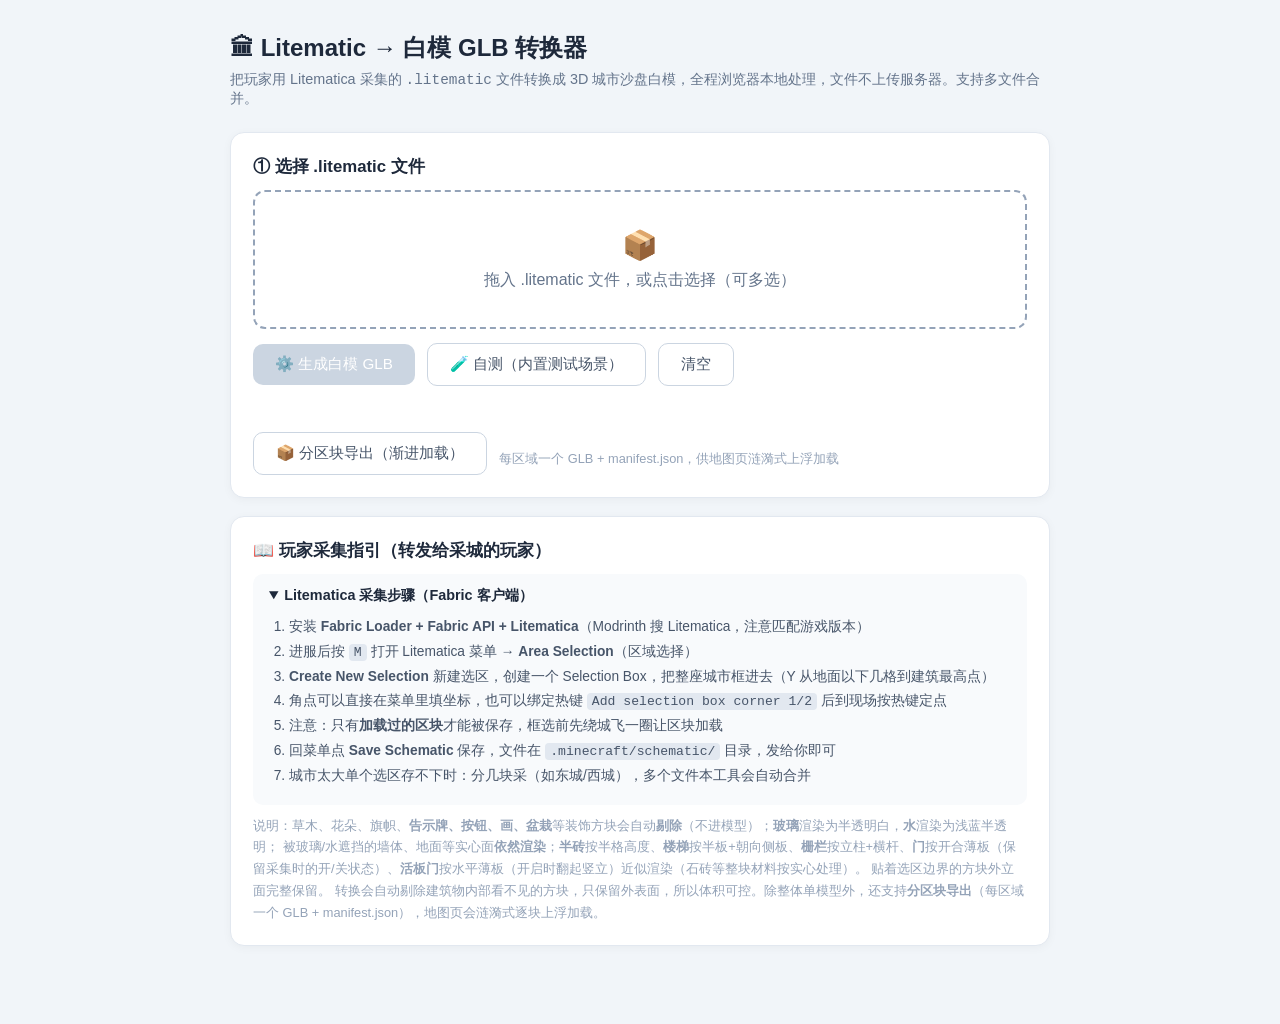
<file: tools/litematic2glb.html>
<!DOCTYPE html>
<html lang="zh-CN">
<head>
  <meta charset="UTF-8">
  <meta name="viewport" content="width=device-width, initial-scale=1.0">
  <title>Litematic → 白模 GLB 转换器 - 新汐斯塔</title>
  <link rel="icon" href="/favicon.ico" type="image/x-icon">
  <style>
    * { box-sizing: border-box; margin: 0; padding: 0; }
    body { font-family: "Segoe UI", "PingFang SC", "Microsoft YaHei", sans-serif; background: #f1f5f9; color: #1e293b; min-height: 100vh; }
    .wrap { max-width: 860px; margin: 0 auto; padding: 32px 20px 60px; }
    h1 { font-size: 1.5rem; margin-bottom: 6px; }
    .sub { color: #64748b; font-size: 0.9rem; margin-bottom: 24px; }
    .card { background: #fff; border: 1px solid #e2e8f0; border-radius: 14px; padding: 22px; margin-bottom: 18px; box-shadow: 0 2px 10px rgba(0,0,0,.04); }
    .card h2 { font-size: 1.05rem; margin-bottom: 12px; }
    .drop { border: 2px dashed #94a3b8; border-radius: 12px; padding: 36px 20px; text-align: center; color: #64748b; cursor: pointer; transition: .2s; }
    .drop.on { border-color: #6366f1; background: #eef2ff; color: #4338ca; }
    .drop .big { font-size: 1.8rem; margin-bottom: 8px; }
    .files { margin-top: 14px; }
    .file-row { display: flex; justify-content: space-between; padding: 8px 12px; background: #f8fafc; border-radius: 8px; margin-top: 6px; font-size: 0.88rem; }
    .file-row .ok { color: #16a34a; }
    .btn { display: inline-block; border: none; border-radius: 10px; padding: 10px 22px; font-size: 0.95rem; cursor: pointer; background: #6366f1; color: #fff; transition: .15s; }
    .btn:hover { background: #4f46e5; }
    .btn:disabled { background: #cbd5e1; cursor: not-allowed; }
    .btn.ghost { background: #fff; color: #475569; border: 1px solid #cbd5e1; }
    .btn.ghost:hover { border-color: #6366f1; color: #4f46e5; background: #eef2ff; }
    .row { display: flex; gap: 12px; flex-wrap: wrap; align-items: center; margin-top: 14px; }
    #status { margin-top: 12px; font-size: 0.9rem; color: #475569; min-height: 1.4em; }
    #status.err { color: #dc2626; }
    .stats { display: grid; grid-template-columns: repeat(auto-fit, minmax(150px, 1fr)); gap: 10px; margin-top: 14px; }
    .stat { background: #f8fafc; border-radius: 10px; padding: 12px; text-align: center; }
    .stat .v { font-size: 1.15rem; font-weight: 700; color: #334155; }
    .stat .k { font-size: 0.75rem; color: #94a3b8; margin-top: 2px; }
    #previewCanvas { width: 100%; height: 420px; border-radius: 12px; background: radial-gradient(ellipse at 50% 30%, #f8fafc, #e2e8f0); touch-action: none; cursor: grab; display: block; }
    details { background: #f8fafc; border-radius: 10px; padding: 12px 16px; margin-top: 10px; }
    summary { cursor: pointer; font-weight: 600; font-size: 0.9rem; }
    details ol, details ul { margin: 10px 0 4px 20px; font-size: 0.86rem; color: #475569; line-height: 1.8; }
    details code { background: #e2e8f0; border-radius: 4px; padding: 1px 5px; font-size: 0.82rem; }
    .note { font-size: 0.8rem; color: #94a3b8; margin-top: 10px; line-height: 1.7; }
  </style>
</head>
<body>
<div class="wrap">
  <h1>🏛 Litematic → 白模 GLB 转换器</h1>
  <p class="sub">把玩家用 Litematica 采集的 <code>.litematic</code> 文件转换成 3D 城市沙盘白模，全程浏览器本地处理，文件不上传服务器。支持多文件合并。</p>

  <div class="card">
    <h2>① 选择 .litematic 文件</h2>
    <div class="drop" id="drop">
      <div class="big">📦</div>
      <div>拖入 .litematic 文件，或点击选择（可多选）</div>
    </div>
    <input type="file" id="fileInput" multiple accept=".litematic" style="display:none">
    <div class="files" id="fileList"></div>
    <div class="row">
      <button class="btn" id="btnGo" disabled>⚙️ 生成白模 GLB</button>
      <button class="btn ghost" id="btnTest">🧪 自测（内置测试场景）</button>
      <button class="btn ghost" id="btnClear" disabled>清空</button>
    </div>
    <div id="status"></div>
    <div class="stats" id="stats" style="display:none"></div>
    <div class="row" id="dlRow" style="display:none">
      <a class="btn" id="btnDl" download="city-model.glb">⬇️ 下载 city-model.glb</a>
      <span class="note" id="sizeHint"></span>
    </div>
    <div class="row">
      <button class="btn ghost" id="btnChunks" disabled>📦 分区块导出（渐进加载）</button>
      <span class="note">每区域一个 GLB + manifest.json，供地图页涟漪式上浮加载</span>
    </div>
  </div>

  <div class="card" id="previewCard" style="display:none">
    <h2 style="display:flex;justify-content:space-between;align-items:center;flex-wrap:wrap;gap:10px;">
      <span>② 预览（拖拽旋转 / 滚轮缩放 / 闲置自动旋转）</span>
      <button class="btn ghost" id="btnWire" style="padding:6px 14px;font-size:0.82rem;">🔲 线框模式</button>
    </h2>
    <canvas id="previewCanvas"></canvas>
    <!-- ?mv=1 时显示：用与 map.html 相同的 model-viewer 加载生成的 GLB 文件（端到端校验） -->
    <model-viewer id="mvCheck" style="display:none;width:100%;height:420px;border-radius:12px;background:#e8edf5;margin-top:12px" camera-controls interaction-prompt="none" alt="model-viewer 校验"></model-viewer>
  </div>

  <div class="card" id="chunkCard" style="display:none">
    <h2>③ 区块导出结果（渐进加载沙盘）</h2>
    <div id="chunkList"></div>
    <div class="row">
      <a class="btn" id="btnDlManifest" download="manifest.json">⬇️ 下载 manifest.json</a>
      <button class="btn ghost" id="btnDlAll">⬇️ 下载全部区块 GLB</button>
      <button class="btn ghost" id="btnPostAll">📤 POST 全部到本地服务器</button>
    </div>
    <div class="note">把 manifest.json 与全部 chunk_*.glb 一起放进网站 <code>models/chunks/</code> 目录即可。map.html 会从最接近中心的区块开始，相邻区块依次上浮直至铺满全图；互不相连的区域自动多点起涟。POST 需先运行 <code>tools/serve.ps1</code>（http://127.0.0.1:8931），保存后打开 <code>/map.html</code> 验证。</div>
  </div>

  <div class="card">
    <h2>📖 玩家采集指引（转发给采城的玩家）</h2>
    <details open>
      <summary>Litematica 采集步骤（Fabric 客户端）</summary>
      <ol>
        <li>安装 <b>Fabric Loader + Fabric API + Litematica</b>（Modrinth 搜 Litematica，注意匹配游戏版本）</li>
        <li>进服后按 <code>M</code> 打开 Litematica 菜单 → <b>Area Selection</b>（区域选择）</li>
        <li><b>Create New Selection</b> 新建选区，创建一个 Selection Box，把整座城市框进去（Y 从地面以下几格到建筑最高点）</li>
        <li>角点可以直接在菜单里填坐标，也可以绑定热键 <code>Add selection box corner 1/2</code> 后到现场按热键定点</li>
        <li>注意：只有<b>加载过的区块</b>才能被保存，框选前先绕城飞一圈让区块加载</li>
        <li>回菜单点 <b>Save Schematic</b> 保存，文件在 <code>.minecraft/schematic/</code> 目录，发给你即可</li>
        <li>城市太大单个选区存不下时：分几块采（如东城/西城），多个文件本工具会自动合并</li>
      </ol>
    </details>
    <div class="note">
      说明：草木、花朵、旗帜、<b>告示牌、按钮、画、盆栽</b>等装饰方块会自动<b>剔除</b>（不进模型）；<b>玻璃</b>渲染为半透明白，<b>水</b>渲染为浅蓝半透明；
      被玻璃/水遮挡的墙体、地面等实心面<b>依然渲染</b>；<b>半砖</b>按半格高度、<b>楼梯</b>按半板+朝向侧板、<b>栅栏</b>按立柱+横杆、<b>门</b>按开合薄板（保留采集时的开/关状态）、<b>活板门</b>按水平薄板（开启时翻起竖立）近似渲染（石砖等整块材料按实心处理）。
      贴着选区边界的方块外立面完整保留。
      转换会自动剔除建筑物内部看不见的方块，只保留外表面，所以体积可控。除整体单模型外，还支持<b>分区块导出</b>（每区域一个 GLB + manifest.json），地图页会涟漪式逐块上浮加载。
    </div>
  </div>
</div>

<script src="../assets/js/pako.min.js"></script>
<script type="module" src="../assets/js/model-viewer.min.js"></script>
<script>
'use strict';

/* ================= NBT 读取器（大端） ================= */
class NBTReader {
  constructor(arrayBuffer) { this.dv = new DataView(arrayBuffer); this.o = 0; this.td = new TextDecoder('utf-8'); }
  u8()  { return this.dv.getUint8(this.o++); }
  i8()  { return this.dv.getInt8(this.o++); }
  u16() { const v = this.dv.getUint16(this.o); this.o += 2; return v; }
  i16() { const v = this.dv.getInt16(this.o); this.o += 2; return v; }
  i32() { const v = this.dv.getInt32(this.o); this.o += 4; return v; }
  i64() { const hi = this.dv.getInt32(this.o), lo = this.dv.getUint32(this.o + 4); this.o += 8; return { hi, lo }; }
  f32() { const v = this.dv.getFloat32(this.o); this.o += 4; return v; }
  f64() { const v = this.dv.getFloat64(this.o); this.o += 8; return v; }
  str() {
    const len = this.u16();
    const s = this.td.decode(new Uint8Array(this.dv.buffer, this.dv.byteOffset + this.o, len));
    this.o += len; return s;
  }
  payload(t) {
    switch (t) {
      case 1: return this.i8();
      case 2: return this.i16();
      case 3: return this.i32();
      case 4: return this.i64();
      case 5: return this.f32();
      case 6: return this.f64();
      case 7: { const n = this.i32(); const a = new Int8Array(this.dv.buffer, this.dv.byteOffset + this.o, n); this.o += n; return a; }
      case 8: return this.str();
      case 9: {
        const et = this.u8(); const n = this.i32(); const arr = [];
        if (et === 0) return arr;
        for (let i = 0; i < n; i++) arr.push(this.payload(et));
        return arr;
      }
      case 10: {
        const obj = {};
        for (;;) {
          const tt = this.u8();
          if (tt === 0) break;
          const name = this.str();
          obj[name] = this.payload(tt);
        }
        return obj;
      }
      case 11: { const n = this.i32(); const a = new Int32Array(n); for (let i = 0; i < n; i++) a[i] = this.dv.getInt32(this.o + i * 4); this.o += n * 4; return a; }
      case 12: {
        const n = this.i32();
        const hi = new Uint32Array(n), lo = new Uint32Array(n);
        for (let i = 0; i < n; i++) { hi[i] = this.dv.getUint32(this.o); lo[i] = this.dv.getUint32(this.o + 4); this.o += 8; }
        return { hi, lo, count: n };
      }
      default: throw new Error('未知 NBT 标签类型: ' + t);
    }
  }
  readRoot() {
    const t = this.u8();
    if (t !== 10) throw new Error('根标签不是 Compound');
    this.str(); // 根名字（通常为空）
    return this.payload(10);
  }
}

/* ============ 从 64 位 long（hi/lo）中按位提取 entry ============ */
function bitsNeeded(paletteSize) { return Math.max(2, Math.ceil(Math.log2(paletteSize))); }

/* ================= 方块分类 =================
   返回类型：0=空气 1=实心(白) 2=玻璃(透明) 3=水(浅蓝)
   4=半砖 5=楼梯 6=栅栏 7=门（非整块几何，近似盒体渲染） 9=草木旗帜告示牌等装饰(剔除) */
function classifyBlock(name) {
  let base = String(name || '');
  if (base.startsWith('minecraft:')) base = base.slice(10);
  if (base === 'air' || base === 'cave_air' || base === 'void_air') return 0;
  // 玻璃
  if (base === 'glass' || base === 'tinted_glass' || base === 'glass_pane'
    || base.endsWith('_stained_glass') || base.endsWith('_stained_glass_pane')) return 2;
  // 水
  if (base === 'water' || base === 'flowing_water' || base === 'bubble_column') return 3;
  // 半砖 / 楼梯 / 栅栏（含栅栏门）/ 门：非整块几何（石砖等 *_bricks 是整块，走默认实心）
  if (base.endsWith('_slab')) return 4;
  if (base.endsWith('_stairs')) return 5;
  if (base.endsWith('_fence') || base.endsWith('_fence_gate')) return 6;
  if (base.endsWith('_door') || base === 'trapdoor' || base.endsWith('_trapdoor')) return 7;
  // 草木 / 旗帜等装饰 → 剔除
  if (base === 'grass' || base === 'short_grass' || base === 'tall_grass'
    || base === 'fern' || base === 'large_fern' || base === 'dead_bush'
    || base === 'seagrass' || base === 'tall_seagrass'
    || base === 'kelp' || base === 'kelp_plant' || base === 'sugar_cane'
    || base === 'bamboo' || base === 'bamboo_sapling'
    || base === 'brown_mushroom' || base === 'red_mushroom'
    || base === 'vine' || base === 'glow_lichen' || base === 'lily_pad'
    || base === 'wheat' || base === 'carrots' || base === 'potatoes' || base === 'beetroots'
    || base === 'nether_wart' || base === 'cocoa' || base === 'sweet_berry_bush'
    || base === 'dandelion' || base === 'poppy' || base === 'blue_orchid' || base === 'allium'
    || base === 'azure_bluet' || base === 'oxeye_daisy' || base === 'cornflower'
    || base === 'lily_of_the_valley' || base === 'wither_rose' || base === 'torchflower'
    || base === 'pink_petals' || base === 'wildflowers'
    || base === 'torch' || base === 'wall_torch' || base === 'soul_torch' || base === 'soul_wall_torch'
    || base === 'redstone_torch' || base === 'redstone_wall_torch'
    || base === 'rail' || base === 'powered_rail' || base === 'detector_rail' || base === 'activator_rail'
    // 告示牌 / 按钮 / 画 / 盆栽（花盆及其内容物）
    || base.endsWith('_sign') || base.endsWith('_wall_sign') || base.endsWith('_hanging_sign') || base.endsWith('_wall_hanging_sign')
    || base.endsWith('_button') || base === 'button'
    || base === 'painting' || base === 'item_frame' || base === 'glow_item_frame'
    || base === 'flower_pot' || base.endsWith('_potted') || base === 'potted_'
    || base.endsWith('_sapling') || base.endsWith('_banner') || base.endsWith('_tulip')
    || base.includes('_vines')) return 9;
  // grass_block（草方块）是实心地表，保留
  return 1;
}

/* ================= litematic 解析 ================= */
function parseLitematic(ab, fileName) {
  let nbtRoot;
  try {
    const input = ab instanceof Uint8Array ? ab : new Uint8Array(ab);
    // .litematic 官方为 gzip 压缩；依次尝试 gzip / zlib / raw，兼容各类工具产物
    let inflated = null;
    for (const fn of [d => pako.ungzip(d), d => pako.inflate(d), d => pako.inflateRaw(d)]) {
      try { const out = fn(input); if (out && out.length) { inflated = out; break; } } catch (e) { /* 换下一种 */ }
    }
    if (!inflated) throw new Error('解压失败（gzip/zlib/raw 均无法解开）');
    const bytes = new Uint8Array(inflated);  // 精确复制，保证 buffer 长度与数据一致
    nbtRoot = new NBTReader(bytes.buffer).readRoot();
    if (!nbtRoot) throw new Error('空 NBT');
  } catch (e) {
    throw new Error(fileName + ': 不是有效的 .litematic 文件（' + (e && e.message ? e.message : '解压/解析失败') + '）');
  }
  const regionsNBT = nbtRoot.Regions;
  if (!regionsNBT) throw new Error(fileName + ': 缺少 Regions 字段');
  const dataVersion = nbtRoot.MinecraftDataVersion || 0;
  // 坐标兼容读取：IntList / IntArray / Compound{x,y,z} 三种形态都接受
  function readCoord(v) {
    if (Array.isArray(v) && v.length === 3) return v;                                  // List<Int>
    if (v && v.constructor && v.constructor.name === 'Int32Array' && v.length === 3) return Array.from(v);  // IntArray
    if (v && typeof v === 'object' && v.x !== undefined && v.y !== undefined && v.z !== undefined) return [v.x, v.y, v.z];  // Compound
    return null;
  }
  const regions = [];
  for (const key of Object.keys(regionsNBT)) {
    const r = regionsNBT[key];
    const pos = readCoord(r.Position), size = readCoord(r.Size);
    if (!pos || !size) {
      const shape = v => v == null ? '无' : (Array.isArray(v) ? 'List[' + v.length + ']'
        : (v && v.constructor && v.constructor.name === 'Int32Array') ? 'IntArr[' + v.length + ']'
        : (typeof v === 'object' ? 'Obj{' + Object.keys(v).slice(0, 6).join(',') + '}' : typeof v));
      throw new Error(fileName + ': region「' + key + '」Position/Size 形态异常（Position=' + shape(r.Position) + ', Size=' + shape(r.Size) + '）');
    }
    const sx = Math.abs(size[0]), sy = Math.abs(size[1]), sz = Math.abs(size[2]);
    const volume = sx * sy * sz;
    const palette = (r.BlockStatePalette || []).map(p => (p.Name || '') + '');
    const paletteKind = palette.map(classifyBlock);  // 0空 1实 2玻 3水 4半砖 5楼梯 6栅栏 7门/活板门 9装饰剔除
    const paletteTrap = palette.map(n => /trapdoor/i.test(n));  // 活板门（水平板）与门（竖板）几何不同
    const paletteProps = (r.BlockStatePalette || []).map(p => (p && p.Properties) || {});  // 半砖half/楼梯facing等
    if (palette.length === 0) { regions.push({ px: pos[0], py: pos[1], pz: pos[2], sx, sy, sz, volume, empty: true }); continue; }
    const states = r.BlockStates;
    if (!states || !states.hi) throw new Error(fileName + ': region 缺少 BlockStates');
    regions.push({
      px: pos[0], py: pos[1], pz: pos[2], sx, sy, sz, volume,
      paletteSize: palette.length, paletteKind, paletteTrap, paletteProps, states, dataVersion,
    });
  }
  return { name: fileName, regions, totalBlocks: (nbtRoot.Metadata && nbtRoot.Metadata.TotalBlocks) || 0 };
}

/* 解包一个 region 的方块到全局体素网格（vox 为 Uint8Array，1=实心）
   litematic 内部索引顺序：x 最快、y 最慢（index = (y*sz + z)*sx + x）
   打包格式以 LongArray 实际长度自动探测（不信任 DataVersion，实测 2026 现行
   .litematic 仍写旧"连续位流"格式，尽管 DataVersion 是新版）：
   - 连续位流（旧）：entry idx 起始于全局位 idx*bits，entry 可跨 long 边界
   - 每 long 独立（新/1.16+区块式）：每个 long 装 floor(64/bits) 个，不跨界 */
function unpackRegion(reg, vox, gd, gmin, extras) {
  let skippedPlants = 0;  // 被剔除的草木/旗帜方块数（档案比对用）
  if (reg.empty || reg.paletteSize === 0) return skippedPlants;
  const nLong = reg.states.count;
  const hi = reg.states.hi, lo = reg.states.lo;
  const kinds = reg.paletteKind;
  const sx = reg.sx, sy = reg.sy, sz = reg.sz;
  const volume = sx * sy * sz;

  // —— 格式探测：候选 bits × 两种格式，取理论 long 数与实际最接近者 ——
  const raw = Math.max(1, Math.ceil(Math.log2(reg.paletteSize)));
  const candBits = [];
  for (const b of [raw, Math.max(2, raw), Math.max(4, raw)]) if (!candBits.includes(b)) candBits.push(b);
  let legacy = true, useBits = candBits[0], bestDist = Infinity;
  for (const b of candBits) {
    const epl = Math.floor(64 / b);
    const expOld = Math.ceil(volume * b / 64);                       // 连续位流理论 long 数
    const expNew = epl > 0 ? Math.ceil(volume / epl) : Infinity;     // 每 long 独立理论 long 数
    if (Math.abs(nLong - expOld) < bestDist) { bestDist = Math.abs(nLong - expOld); legacy = true; useBits = b; }
    if (Math.abs(nLong - expNew) < bestDist) { bestDist = Math.abs(nLong - expNew); legacy = false; useBits = b; }
  }
  reg.detected = (legacy ? '连续位流' : '每long独立') + '·' + useBits + 'bit';

  const epl = Math.floor(64 / useBits);
  let idx = 0;
  for (let y = 0; y < sy; y++) {
    for (let z = 0; z < sz; z++) {
      for (let x = 0; x < sx; x++, idx++) {
        let entry;
        if (reg.paletteSize === 1) {
          entry = 0;
        } else if (legacy) {
          const startBit = idx * useBits;
          const longIdx = Math.floor(startBit / 64);
          const bitOff = startBit % 64;
          if (longIdx >= nLong) continue;
          const hasNext = longIdx + 1 < nLong;
          entry = readBits64(hi[longIdx], lo[longIdx], bitOff, useBits,
            hasNext ? hi[longIdx + 1] : 0, hasNext ? lo[longIdx + 1] : 0);
        } else {
          const longIdx = Math.floor(idx / epl);
          const bitOff = (idx % epl) * useBits;
          if (longIdx >= nLong) continue;
          entry = readBits64(hi[longIdx], lo[longIdx], bitOff, useBits, 0, 0);
        }
        if (entry < 0 || entry >= reg.paletteSize) continue; // 越界索引按空气处理
        const k = kinds[entry];
        if (k === 0 || k === 9) { if (k === 9) skippedPlants++; continue; }
        const gx = reg.px + x - gmin[0], gy = reg.py + y - gmin[1], gz = reg.pz + z - gmin[2];
        if (gx < 0 || gy < 0 || gz < 0 || gx >= gd[0] || gy >= gd[1] || gz >= gd[2]) continue;
        if (k === 4 || k === 5 || k === 6 || k === 7) {
          // 非整块（半砖/楼梯/栅栏/门）：不占体素格（邻居按空气生成完整面，无遮挡无 z-fight），
          // 单独记录到 extras 由盒体几何近似渲染
          const props = (reg.paletteProps && reg.paletteProps[entry]) || {};
          extras.push({ x: gx, y: gy, z: gz, kind: k, trap: !!(reg.paletteTrap && reg.paletteTrap[entry]),
            half: props.half || 'bottom', facing: props.facing || 'north', open: props.open === 'true' });
          continue;
        }
        vox[(gy * gd[2] + gz) * gd[0] + gx] = k;
      }
    }
  }
  return skippedPlants;
}
// 从 64 位 long（hi/lo 两半，位 0 = lo 最低位）的 bitOff 位起读 n 位
// 同一 long 内可跨 lo/hi 分界；bitOff+n 超过 64 时高位取自下一个 long（nextHi/nextLo）
function readBits64(hi, lo, bitOff, n, nextHi, nextLo) {
  if (bitOff + n <= 64) {
    if (bitOff + n <= 32) return (lo >>> bitOff) & (-1 >>> (32 - n));
    if (bitOff >= 32) return (hi >>> (bitOff - 32)) & (-1 >>> (32 - n));
    // 跨 lo/hi 分界：低位段（lo 高位）+ 高位段（hi 低位）拼接
    const lp = 32 - bitOff;
    const v1 = (lo >>> bitOff) & (-1 >>> (32 - lp));
    const v2 = (hi & (-1 >>> (32 - (n - lp)))) << lp;
    return v1 | v2;
  }
  // 跨 long 边界：低位来自当前 long 尾部，高位来自下一个 long 头部
  const fromCur = 64 - bitOff;
  const cur = readBits64(hi, lo, bitOff, fromCur, 0, 0);
  const nxt = readBits64(nextHi, nextLo, 0, n - fromCur, 0, 0);
  return cur | (nxt << fromCur);
}

/* ================= 贪心网格（按材质分组：1=实心白 2=玻璃透明 3=水浅蓝） =================
   可见性规则：面在"邻居为空气，或邻居为另一种透明材质"时生成——
   被玻璃/水遮挡的实心面会渲染（透过半透明材质可见）；
   实心-实心、玻璃-玻璃、水-水之间不生成面。
   边界：扫描从 p[axis]=-1 起（安全 get 越界=空气），区域 min 侧贴边方块的外立面正常生成 */
function greedyMesh(vox, dims, extras) {
  const [dx, dy, dz] = dims;
  extras = extras || [];
  const groups = { 1: { quads: [] }, 2: { quads: [] }, 3: { quads: [] } };
  const get = (x, y, z) => (x < 0 || y < 0 || z < 0 || x >= dx || y >= dy || z >= dz) ? 0 : vox[(y * dz + z) * dx + x];
  const mask = new Int8Array(Math.max(dx * dy, dy * dz, dx * dz));
  const visible = (n, t) => n === 0 || ((n === 2 || n === 3) && n !== t);
  for (const T of [1, 2, 3]) {
    for (let axis = 0; axis < 3; axis++) {
      const u = (axis + 1) % 3, v = (axis + 2) % 3;
      const du = [0, 0, 0], dv = [0, 0, 0];
      du[u] = 1; dv[v] = 1;
      const adim = [dx, dy, dz][axis], udim = [dx, dy, dz][u], vdim = [dx, dy, dz][v];
      const p = [0, 0, 0];
      for (p[axis] = -1; p[axis] < adim; p[axis]++) {   // -1 起：覆盖区域 min 边界面
        // mask：本类型 T 在 p[axis] 与 p[axis]+1 之间需生成的面（±T）
        let n = 0;
        for (p[v] = 0; p[v] < vdim; p[v]++) {
          for (p[u] = 0; p[u] < udim; p[u]++, n++) {
            const a = get(p[0], p[1], p[2]);
            const nb = [p[0], p[1], p[2]]; nb[axis] += 1;
            const b = get(nb[0], nb[1], nb[2]);
            if (a === T && visible(b, T)) mask[n] = T;       // T 的面朝 +axis
            else if (b === T && visible(a, T)) mask[n] = -T; // T 的面朝 -axis
            else mask[n] = 0;
          }
        }
        // 贪心合并（相等 mask 值 = 同类型同朝向）
        n = 0;
        for (let j = 0; j < vdim; j++) {
          for (let i = 0; i < udim;) {
            const c = mask[n];
            if (c === 0) { i++; n++; continue; }
            let w = 1;
            while (i + w < udim && mask[n + w] === c) w++;
            let h = 1;
            outer: while (j + h < vdim) {
              for (let k = 0; k < w; k++) if (mask[n + k + h * udim] !== c) break outer;
              h++;
            }
            for (let l = 0; l < h; l++) for (let k = 0; k < w; k++) mask[n + k + l * udim] = 0;
            // 面位于体素 p[axis] 与 p[axis]+1 的边界平面上；u-v 平面内锚定到掩码位置 (i, j)
            const base = [0, 0, 0];
            base[axis] = p[axis] + 1;
            base[u] = i;
            base[v] = j;
            groups[T].quads.push({ base: base.slice(), du: du.slice(), dv: dv.slice(), w, h, axis, sign: c > 0 ? 1 : -1, type: T });
            i += w; n += w;
          }
        }
      }
    }
  }
  // ---- 非整块几何（半砖/楼梯/栅栏）：轴对齐盒体近似，归入实心白组 ----
  const EPS = 0.0015;  // 微缩避让：与整块面保持间隙，杜绝共面 z-fight
  function pushQuad(axis, sign, base, w, h) {
    const u = (axis + 1) % 3, v = (axis + 2) % 3;
    const du = [0, 0, 0]; du[u] = 1;
    const dv = [0, 0, 0]; dv[v] = 1;
    groups[1].quads.push({ base: base.slice(), du, dv, w, h, axis, sign, type: 1 });
  }
  function addBox(x0, y0, z0, x1, y1, z1) {
    x0 += EPS; y0 += EPS; z0 += EPS; x1 -= EPS; y1 -= EPS; z1 -= EPS;
    if (x1 - x0 < 1e-6 || y1 - y0 < 1e-6 || z1 - z0 < 1e-6) return;
    pushQuad(0, +1, [x1, y0, z0], y1 - y0, z1 - z0);   // +X
    pushQuad(0, -1, [x0, y0, z0], y1 - y0, z1 - z0);   // -X
    pushQuad(1, +1, [x0, y1, z0], z1 - z0, x1 - x0);   // +Y
    pushQuad(1, -1, [x0, y0, z0], z1 - z0, x1 - x0);   // -Y
    pushQuad(2, +1, [x0, y0, z1], x1 - x0, y1 - y0);   // +Z
    pushQuad(2, -1, [x0, y0, z0], x1 - x0, y1 - y0);   // -Z
  }
  const extraCells = new Set(extras.map(e => e.x + ',' + e.y + ',' + e.z));
  const nonAir = (x, y, z) => get(x, y, z) !== 0 || extraCells.has(x + ',' + y + ',' + z);
  const seenDoorHalf = new Set();  // 门的上下半去重（同 x,z,朝向,开合 只出一块整板）
  for (const e of extras) {
    const { x, y, z, kind } = e;
    if (kind === 4) {           // 半砖：上半 or 下半
      const y0 = e.half === 'top' ? y + 0.5 : y;
      addBox(x, y0, z, x + 1, y0 + 0.5, z + 1);
    } else if (kind === 5) {    // 楼梯：整幅半板 + 朝向侧另半板（忽略内外转角 shape）
      const xz = e.facing === 'north' ? [x, x + 1, z, z + 0.5]
        : e.facing === 'south' ? [x, x + 1, z + 0.5, z + 1]
        : e.facing === 'west' ? [x, x + 0.5, z, z + 1]
        : [x + 0.5, x + 1, z, z + 1];
      if (e.half === 'top') {
        addBox(x, y + 0.5, z, x + 1, y + 1, z + 1);
        addBox(xz[0], y, xz[2], xz[1], y + 0.5, xz[3]);
      } else {
        addBox(x, y, z, x + 1, y + 0.5, z + 1);
        addBox(xz[0], y + 0.5, xz[2], xz[1], y + 1, xz[3]);
      }
    } else if (kind === 6) {    // 栅栏：中柱 + 邻接非空气方向的横杆（两道）
      addBox(x + 0.375, y, z + 0.375, x + 0.625, y + 1, z + 0.625);
      const rails = [[y + 0.375, y + 0.5625], [y + 0.6875, y + 0.875]];
      if (nonAir(x + 1, y, z)) for (const r of rails) addBox(x + 0.625, r[0], z + 0.4375, x + 1, r[1], z + 0.5625);
      if (nonAir(x - 1, y, z)) for (const r of rails) addBox(x, r[0], z + 0.4375, x + 0.375, r[1], z + 0.5625);
      if (nonAir(x, y, z + 1)) for (const r of rails) addBox(x + 0.4375, r[0], z + 0.625, x + 0.5625, r[1], z + 1);
      if (nonAir(x, y, z - 1)) for (const r of rails) addBox(x + 0.4375, r[0], z, x + 0.5625, r[1], z + 0.375);
    } else if (kind === 7 && e.trap) {
      // 活板门：水平薄板（3/16 厚）。
      // 关闭：平铺在 half 侧（bottom=格底 / top=格顶）；开启：绕 facing 边翻起竖立
      const TH = 0.1875;
      if (!e.open) {
        if (e.half === 'top') addBox(x, y + 1 - TH, z, x + 1, y + 1, z + 1);
        else addBox(x, y, z, x + 1, y + TH, z + 1);
      } else {
        // 开启：贴 facing 边竖立（全高薄板）
        if (e.facing === 'north') addBox(x, y, z, x + 1, y + 1, z + TH);
        else if (e.facing === 'south') addBox(x, y, z + 1 - TH, x + 1, y + 1, z + 1);
        else if (e.facing === 'west') addBox(x, y, z, x + TH, y + 1, z + 1);
        else addBox(x + 1 - TH, y, z, x + 1, y + 1, z + 1);
      }
    } else if (kind === 7 && !seenDoorHalf.has(x + ',' + z + ',' + e.facing + ',' + e.open)) {
      // 门：竖薄板；关闭=贴 facing 反侧，开启=旋 90°（厚度 3/16）。
      // 门由上下两个 half 方块组成——同位置同朝向只生成一次整板（活板门是独立整格，不参与去重）
      seenDoorHalf.add(x + ',' + z + ',' + e.facing + ',' + e.open);
      const TH = 0.1875;
      if (!e.open) {
        // 关闭：贴 facing 反侧（facing=门开的方向，门板贴其对面）
        if (e.facing === 'north') addBox(x, y, z + 1 - TH, x + 1, y + 1, z + 1);
        else if (e.facing === 'south') addBox(x, y, z, x + 1, y + 1, z + TH);
        else if (e.facing === 'west') addBox(x + 1 - TH, y, z, x + 1, y + 1, z + 1);
        else addBox(x, y, z, x + TH, y + 1, z + 1);
      } else {
        // 开启：旋到铰链侧（近似：旋向 facing 左手边）
        if (e.facing === 'north') addBox(x, y, z, x + TH, y + 1, z + 1);
        else if (e.facing === 'south') addBox(x + 1 - TH, y, z, x + 1, y + 1, z + 1);
        else if (e.facing === 'west') addBox(x, y, z + 1 - TH, x + 1, y + 1, z + 1);
        else addBox(x, y, z, x + 1, y + 1, z + TH);
      }
    }
  }
  // 各组展开成顶点/索引
  let totalQuads = 0;
  for (const t of [1, 2, 3]) {
    const quads = groups[t].quads;
    const nq = quads.length;
    totalQuads += nq;
    const pos = new Float32Array(nq * 12);
    const nor = new Float32Array(nq * 12);
    const idx = new Uint32Array(nq * 6);
    for (let q = 0; q < nq; q++) {
      const { base, du, dv, w, h, axis, sign } = quads[q];
      const p0 = [base[0], base[1], base[2]];
      const p1 = [base[0] + du[0] * w, base[1] + du[1] * w, base[2] + du[2] * w];
      const p2 = [base[0] + (du[0] * w + dv[0] * h), base[1] + (du[1] * w + dv[1] * h), base[2] + (du[2] * w + dv[2] * h)];
      const p3 = [base[0] + dv[0] * h, base[1] + dv[1] * h, base[2] + dv[2] * h];
      const nrm = [0, 0, 0]; nrm[axis] = sign;
      pos.set(p0, q * 12); pos.set(p1, q * 12 + 3); pos.set(p2, q * 12 + 6); pos.set(p3, q * 12 + 9);
      for (let k = 0; k < 4; k++) nor.set(nrm, q * 12 + k * 3);
      const o = q * 4;
      // 绕序：sign<0 面翻转索引，保证 CCW 为正面（背面剔除查看器兼容）
      if (sign > 0) idx.set([o, o + 1, o + 2, o, o + 2, o + 3], q * 6);
      else idx.set([o, o + 2, o + 1, o, o + 3, o + 2], q * 6);
    }
    groups[t].pos = pos; groups[t].nor = nor; groups[t].idx = idx; groups[t].quadCount = nq;
  }
  return { groups, quadCount: totalQuads, quads: groups[1].quads.concat(groups[2].quads, groups[3].quads) };
}

/* ================= GLB 编码（多材质：实心白 / 玻璃透明 / 水浅蓝） ================= */
function buildGLB(mesh) {
  const pad4 = n => (4 - (n % 4)) % 4;
  // 材质表：0=实心 1=玻璃 2=水（type-1 索引）
  const materials = [
    { pbrMetallicRoughness: { baseColorFactor: [1, 1, 1, 1], metallicFactor: 0, roughnessFactor: 0.85 }, doubleSided: true },
    { pbrMetallicRoughness: { baseColorFactor: [0.94, 0.97, 1, 0.30], metallicFactor: 0, roughnessFactor: 0.05 }, alphaMode: 'BLEND', doubleSided: true },
    { pbrMetallicRoughness: { baseColorFactor: [0.38, 0.68, 0.96, 0.75], metallicFactor: 0, roughnessFactor: 0.15 }, alphaMode: 'BLEND', doubleSided: true },
  ];
  const bufferViews = [], accessors = [], meshes = [], nodes = [];
  const binParts = [];  // [{arr, len, pad}]
  let offset = 0, accIdx = 0;
  for (const t of [1, 2, 3]) {
    const g = mesh.groups[t];
    if (!g || g.quadCount === 0) continue;
    const posLen = g.pos.byteLength, norLen = g.nor.byteLength, idxLen = g.idx.byteLength;
    const posPad = pad4(posLen), norPad = pad4(norLen), idxPad = pad4(idxLen);
    // POSITION min/max（规范要求）
    const mn = [Infinity, Infinity, Infinity], mx = [-Infinity, -Infinity, -Infinity];
    for (let i = 0; i < g.pos.length; i += 3) for (let k = 0; k < 3; k++) {
      if (g.pos[i + k] < mn[k]) mn[k] = g.pos[i + k];
      if (g.pos[i + k] > mx[k]) mx[k] = g.pos[i + k];
    }
    bufferViews.push({ buffer: 0, byteOffset: offset, byteLength: posLen, target: 34962 });
    bufferViews.push({ buffer: 0, byteOffset: offset + posLen + posPad, byteLength: norLen, target: 34962 });
    bufferViews.push({ buffer: 0, byteOffset: offset + posLen + posPad + norLen + norPad, byteLength: idxLen, target: 34963 });
    accessors.push({ bufferView: accIdx * 3, componentType: 5126, count: g.pos.length / 3, type: 'VEC3', min: mn, max: mx });
    accessors.push({ bufferView: accIdx * 3 + 1, componentType: 5126, count: g.nor.length / 3, type: 'VEC3' });
    accessors.push({ bufferView: accIdx * 3 + 2, componentType: 5125, count: g.idx.length, type: 'SCALAR' });
    meshes.push({ primitives: [{ attributes: { POSITION: accIdx * 3, NORMAL: accIdx * 3 + 1 }, indices: accIdx * 3 + 2, material: t - 1, mode: 4 }] });
    nodes.push({ mesh: accIdx });
    binParts.push({ arr: g.pos, len: posLen, pad: posPad }, { arr: g.nor, len: norLen, pad: norPad }, { arr: g.idx, len: idxLen, pad: idxPad });
    offset += posLen + posPad + norLen + norPad + idxLen + idxPad;
    accIdx++;
  }
  const binLen = offset;
  const gltf = {
    asset: { version: '2.0', generator: 'newsistar litematic2glb' },
    scene: 0,
    scenes: [{ nodes: nodes.map((_, i) => i) }],
    nodes,
    meshes,
    materials,
    buffers: [{ byteLength: binLen }],
    bufferViews,
    accessors,
  };
  const jsonBytes = new TextEncoder().encode(JSON.stringify(gltf));
  const jsonPad = pad4(jsonBytes.length);
  const jsonChunkLen = jsonBytes.length + jsonPad;
  const total = 12 + 8 + jsonChunkLen + 8 + binLen;
  const buf = new ArrayBuffer(total);
  const dv = new DataView(buf);
  const u8 = new Uint8Array(buf);
  let o = 0;
  dv.setUint32(o, 0x46546C67, true); o += 4;      // magic "glTF"
  dv.setUint32(o, 2, true); o += 4;               // version
  dv.setUint32(o, total, true); o += 4;           // total length
  dv.setUint32(o, jsonChunkLen, true); o += 4;
  dv.setUint32(o, 0x4E4F534A, true); o += 4;      // "JSON"
  u8.set(jsonBytes, o); o += jsonBytes.length;
  for (let i = 0; i < jsonPad; i++) u8[o++] = 0x20; // 空格填充
  dv.setUint32(o, binLen, true); o += 4;
  dv.setUint32(o, 0x004E4942, true); o += 4;      // "BIN\0"
  for (const part of binParts) {
    u8.set(new Uint8Array(part.arr.buffer, part.arr.byteOffset, part.len), o); o += part.len;
    for (let i = 0; i < part.pad; i++) u8[o++] = 0;
  }
  return buf;
}

/* ================= WebGL 3D 预览（零依赖内联实现，file:// 双击打开也能跑） ================= */
function createGLPreview(canvas) {
  const gl = canvas.getContext('webgl2', { antialias: true, preserveDrawingBuffer: true }) || (() => {
    const g = canvas.getContext('webgl', { antialias: true, preserveDrawingBuffer: true });
    if (g) g.getExtension('OES_element_index_uint');  // WebGL1 需要32位索引扩展
    return g;
  })();
  if (!gl) return null;

  const VS = 'attribute vec3 aPos; attribute vec3 aNor; uniform mat4 uMVP; varying vec3 vNor; varying float vY;' +
    'void main(){ gl_Position = uMVP * vec4(aPos,1.0); vNor = aNor; vY = aPos.y; }';
  // uMode：0=实体，1=线框深色；uGrad：1=实心组用高度渐变白，0=组纯色（玻璃/水）
  const FS = 'precision mediump float; varying vec3 vNor; varying float vY;' +
    'uniform float uMode, uYMax, uAlpha, uGrad; uniform vec3 uColor;' +
    'void main(){ if(uMode > 0.5){ gl_FragColor = vec4(0.22,0.30,0.48,1.0); return; }' +
    'vec3 N = normalize(vNor); if(!gl_FrontFacing) N = -N;' +
    'float d1 = max(dot(N, normalize(vec3(0.4,0.8,0.55))), 0.0);' +
    'float d2 = max(dot(N, normalize(vec3(-0.55,0.15,-0.6))), 0.0);' +
    'float t = clamp(vY / max(uYMax, 1.0), 0.0, 1.0);' +
    'vec3 grad = mix(vec3(0.88,0.92,0.98), vec3(1.0,1.0,1.0), t);' +
    'vec3 base = mix(uColor, grad, uGrad);' +
    'vec3 col = base * (0.52 + 0.44*d1 + 0.18*d2);' +
    'gl_FragColor = vec4(col, uAlpha); }';
  function sh(type, src) {
    const s = gl.createShader(type);
    gl.shaderSource(s, src); gl.compileShader(s);
    if (!gl.getShaderParameter(s, gl.COMPILE_STATUS)) throw new Error(gl.getShaderInfoLog(s));
    return s;
  }
  const prog = gl.createProgram();
  gl.attachShader(prog, sh(gl.VERTEX_SHADER, VS));
  gl.attachShader(prog, sh(gl.FRAGMENT_SHADER, FS));
  gl.linkProgram(prog);
  if (!gl.getProgramParameter(prog, gl.LINK_STATUS)) return null;
  gl.useProgram(prog);

  const aPos = gl.getAttribLocation(prog, 'aPos');
  const aNor = gl.getAttribLocation(prog, 'aNor');
  const uMVP = gl.getUniformLocation(prog, 'uMVP');
  const uMode = gl.getUniformLocation(prog, 'uMode');
  const uYMax = gl.getUniformLocation(prog, 'uYMax');
  const uAlpha = gl.getUniformLocation(prog, 'uAlpha');
  const uGrad = gl.getUniformLocation(prog, 'uGrad');
  const uColor = gl.getUniformLocation(prog, 'uColor');
  // 各类型渲染参数：颜色 / 透明度 / 是否用高度渐变
  const TYPE_STYLE = {
    1: { color: [1.0, 1.0, 1.0], alpha: 1.0, grad: 1 },
    2: { color: [0.94, 0.97, 1.0], alpha: 0.30, grad: 0 },
    3: { color: [0.46, 0.74, 0.98], alpha: 0.75, grad: 0 },
  };
  let renderGroups = [];  // [{posBuf,norBuf,idxBuf,lineBuf,idxCount,lineCount,type}]
  let yMax = 1, wire = false;
  let yaw = 0.8, pitch = 0.45, dist = 10, target = [0, 0, 0], radius = 1;
  gl.enable(gl.DEPTH_TEST);
  gl.disable(gl.CULL_FACE);

  // ---- 列主序 mat4 工具 ----
  function perspective(fovy, aspect, near, far) {
    const f = 1 / Math.tan(fovy / 2), nf = 1 / (near - far);
    const m = new Float32Array(16);
    m[0] = f / aspect; m[5] = f; m[10] = (far + near) * nf; m[11] = -1; m[14] = 2 * far * near * nf;
    return m;
  }
  function lookAt(e, c, up) {
    let zx = e[0]-c[0], zy = e[1]-c[1], zz = e[2]-c[2];
    const zl = Math.hypot(zx, zy, zz) || 1; zx/=zl; zy/=zl; zz/=zl;
    let xx = up[1]*zz - up[2]*zy, xy = up[2]*zx - up[0]*zz, xz = up[0]*zy - up[1]*zx;
    const xl = Math.hypot(xx, xy, xz) || 1; xx/=xl; xy/=xl; xz/=xl;
    const yx = zy*xz - zz*xy, yy = zz*xx - zx*xz, yz = zx*xy - zy*xx;
    return new Float32Array([
      xx, yx, zx, 0,  xy, yy, zy, 0,  xz, yz, zz, 0,
      -(xx*e[0]+xy*e[1]+xz*e[2]), -(yx*e[0]+yy*e[1]+yz*e[2]), -(zx*e[0]+zy*e[1]+zz*e[2]), 1
    ]);
  }
  function mul(a, b) {
    const o = new Float32Array(16);
    for (let c = 0; c < 4; c++) for (let r = 0; r < 4; r++)
      o[c*4+r] = a[r]*b[c*4] + a[4+r]*b[c*4+1] + a[8+r]*b[c*4+2] + a[12+r]*b[c*4+3];
    return o;
  }

  function setMesh(mesh, dims) {
    renderGroups = [];
    yMax = dims[1];
    for (const t of [1, 2, 3]) {
      const g = mesh.groups && mesh.groups[t];
      if (!g || g.quadCount === 0) continue;
      const posBuf = gl.createBuffer(), norBuf = gl.createBuffer(), idxBuf = gl.createBuffer(), lineBuf = gl.createBuffer();
      gl.bindBuffer(gl.ARRAY_BUFFER, posBuf);
      gl.bufferData(gl.ARRAY_BUFFER, g.pos, gl.STATIC_DRAW);
      gl.bindBuffer(gl.ARRAY_BUFFER, norBuf);
      gl.bufferData(gl.ARRAY_BUFFER, g.nor, gl.STATIC_DRAW);
      gl.bindBuffer(gl.ELEMENT_ARRAY_BUFFER, idxBuf);
      gl.bufferData(gl.ELEMENT_ARRAY_BUFFER, g.idx, gl.STATIC_DRAW);
      const li = new Uint32Array(g.quadCount * 8);
      for (let q = 0; q < g.quadCount; q++) {
        const o = q * 4;
        li.set([o, o + 1, o + 1, o + 2, o + 2, o + 3, o + 3, o], q * 8);
      }
      gl.bindBuffer(gl.ELEMENT_ARRAY_BUFFER, lineBuf);
      gl.bufferData(gl.ELEMENT_ARRAY_BUFFER, li, gl.STATIC_DRAW);
      renderGroups.push({ posBuf, norBuf, idxBuf, lineBuf, idxCount: g.idx.length, lineCount: li.length, type: t });
    }
    target = [dims[0] / 2, dims[1] / 2, dims[2] / 2];
    radius = 0.5 * Math.hypot(dims[0], dims[1], dims[2]);
    dist = radius * 2.2;
    wire = false;  // 每次新转换重置回实体模式（线框网格看起来像"钢筋"，避免误判）
  }

  // ---- 渲染循环 ----
  let frames = 0;
  function draw() {
    const dpr = window.devicePixelRatio || 1;
    const w = Math.max(1, canvas.clientWidth * dpr | 0), h = Math.max(1, canvas.clientHeight * dpr | 0);
    if (canvas.width !== w || canvas.height !== h) { canvas.width = w; canvas.height = h; }
    gl.viewport(0, 0, w, h);
    gl.clearColor(0.941, 0.953, 0.969, 1);
    gl.clear(gl.COLOR_BUFFER_BIT | gl.DEPTH_BUFFER_BIT);
    if (renderGroups.length) {
      if (!dragging && performance.now() - lastInteract > 2500) yaw += 0.0035;  // 闲置自转
      const eye = [
        target[0] + dist * Math.cos(pitch) * Math.sin(yaw),
        target[1] + dist * Math.sin(pitch),
        target[2] + dist * Math.cos(pitch) * Math.cos(yaw),
      ];
      const proj = perspective(0.8, w / h, radius * 0.05, radius * 40);
      const mvp = mul(proj, lookAt(eye, target, [0, 1, 0]));
      gl.uniformMatrix4fv(uMVP, false, mvp);
      gl.uniform1f(uYMax, yMax);
      // 绘制单组
      function drawGroup(rg, asWire) {
        gl.bindBuffer(gl.ARRAY_BUFFER, rg.posBuf);
        gl.enableVertexAttribArray(aPos);
        gl.vertexAttribPointer(aPos, 3, gl.FLOAT, false, 0, 0);
        gl.bindBuffer(gl.ARRAY_BUFFER, rg.norBuf);
        gl.enableVertexAttribArray(aNor);
        gl.vertexAttribPointer(aNor, 3, gl.FLOAT, false, 0, 0);
        if (asWire) {
          gl.uniform1f(uMode, 1);
          gl.bindBuffer(gl.ELEMENT_ARRAY_BUFFER, rg.lineBuf);
          gl.drawElements(gl.LINES, rg.lineCount, gl.UNSIGNED_INT, 0);
        } else {
          const st = TYPE_STYLE[rg.type] || TYPE_STYLE[1];
          gl.uniform1f(uMode, 0);
          gl.uniform1f(uAlpha, st.alpha);
          gl.uniform1f(uGrad, st.grad);
          gl.uniform3f(uColor, st.color[0], st.color[1], st.color[2]);
          gl.bindBuffer(gl.ELEMENT_ARRAY_BUFFER, rg.idxBuf);
          gl.drawElements(gl.TRIANGLES, rg.idxCount, gl.UNSIGNED_INT, 0);
        }
      }
      if (wire) {
        // 线框：全部组统一深色线
        for (const rg of renderGroups) drawGroup(rg, true);
      } else {
        // 实体：先不透明组（深度写入），再透明组（混合，关深度写入）
        const opaque = renderGroups.filter(rg => rg.type === 1);
        const trans = renderGroups.filter(rg => rg.type !== 1);
        gl.disable(gl.BLEND);
        gl.depthMask(true);
        for (const rg of opaque) drawGroup(rg, false);
        gl.enable(gl.BLEND);
        gl.blendFunc(gl.SRC_ALPHA, gl.ONE_MINUS_SRC_ALPHA);
        gl.depthMask(false);
        for (const rg of trans) drawGroup(rg, false);
        gl.depthMask(true);
        gl.disable(gl.BLEND);
      }
      frames++;
    }
    requestAnimationFrame(draw);
  }
  requestAnimationFrame(draw);

  // ---- 交互：拖拽旋转 / 滚轮缩放（Pointer Events 同时覆盖鼠标与触屏） ----
  let dragging = false, lastX = 0, lastY = 0, lastInteract = -1e9;
  canvas.addEventListener('pointerdown', e => {
    e.preventDefault();
    dragging = true; lastX = e.clientX; lastY = e.clientY;
    canvas.setPointerCapture(e.pointerId);
  });
  canvas.addEventListener('pointermove', e => {
    if (!dragging) return;
    yaw -= (e.clientX - lastX) * 0.008;
    pitch = Math.max(-1.45, Math.min(1.45, pitch + (e.clientY - lastY) * 0.008));
    lastX = e.clientX; lastY = e.clientY; lastInteract = performance.now();
  });
  ['pointerup', 'pointercancel'].forEach(ev => canvas.addEventListener(ev, () => {
    dragging = false; lastInteract = performance.now();
  }));
  canvas.addEventListener('wheel', e => {
    e.preventDefault();
    dist = Math.max(radius * 0.4, Math.min(radius * 12, dist * Math.exp(e.deltaY * 0.001)));
    lastInteract = performance.now();
  }, { passive: false });

  return { setMesh, toggleWire() { wire = !wire; return wire; }, get frames() { return frames; } };
}

/* ================= 主流程 ================= */
const state = { files: [] }; // [{name, ab, parsed}]
const $ = id => document.getElementById(id);

function setStatus(msg, isErr) { const s = $('status'); s.textContent = msg || ''; s.className = isErr ? 'err' : ''; }

function addFiles(fileList) {
  for (const f of fileList) {
    if (!/\.litematic$/i.test(f.name)) { setStatus('跳过非 .litematic 文件: ' + f.name, true); continue; }
    const rd = new FileReader();
    rd.onload = () => {
      try {
        const parsed = parseLitematic(rd.result, f.name);
        state.files.push({ name: f.name, ab: rd.result, parsed });
        renderFileList();
        setStatus('');
      } catch (e) { setStatus(e.message, true); }
    };
    rd.readAsArrayBuffer(f);
  }
}

function renderFileList() {
  $('fileList').innerHTML = state.files.map(f => {
    const regs = f.parsed.regions;
    const dims = regs.map(r => `${r.sx}x${r.sy}x${r.sz}`).join(', ');
    return `<div class="file-row"><span>${f.name}</span><span class="ok">✓ ${regs.length} 个区域 (${dims})</span></div>`;
  }).join('');
  $('btnGo').disabled = state.files.length === 0;
  $('btnChunks').disabled = state.files.length === 0;
  $('btnClear').disabled = state.files.length === 0;
}

function convert() {
  if (state.files.length === 0) return;
  try {
    setStatus('正在解析方块数据...');
    setTimeout(() => {
      try { doConvert(); } catch (e) { setStatus('转换失败: ' + e.message, true); }
    }, 30);
  } catch (e) { setStatus('转换失败: ' + e.message, true); }
}

function doConvert() {
  // 1. 全局包围盒
  let mn = [Infinity, Infinity, Infinity], mx = [-Infinity, -Infinity, -Infinity];
  for (const f of state.files) for (const r of f.parsed.regions) {
    mn[0] = Math.min(mn[0], r.px); mn[1] = Math.min(mn[1], r.py); mn[2] = Math.min(mn[2], r.pz);
    mx[0] = Math.max(mx[0], r.px + r.sx); mx[1] = Math.max(mx[1], r.py + r.sy); mx[2] = Math.max(mx[2], r.pz + r.sz);
  }
  const gd = [mx[0] - mn[0], mx[1] - mn[1], mx[2] - mn[2]];
  const totalVox = gd[0] * gd[1] * gd[2];
  if (totalVox > 3e8) throw new Error(`区域过大（${gd.join('x')}，${totalVox.toLocaleString()} 格），内存吃不消，请拆分多次转换`);
  const vox = new Uint8Array(totalVox);
  // 2. 解包所有 region（vox 值 = 类型：1实心 2玻璃 3水；草木旗帜跳过计数；半砖/楼梯/栅栏进 extras）
  let skippedPlants = 0;
  const extras = [];
  for (const f of state.files) for (const r of f.parsed.regions) skippedPlants += unpackRegion(r, vox, gd, mn, extras) || 0;
  const counts = { 1: 0, 2: 0, 3: 0, 4: 0, 5: 0, 6: 0, 7: 0 };
  for (let i = 0; i < vox.length; i++) if (vox[i]) counts[vox[i]]++;
  for (const e of extras) counts[e.kind]++;
  const renderCount = counts[1] + counts[2] + counts[3] + counts[4] + counts[5] + counts[6] + counts[7];
  if (renderCount === 0) throw new Error('没有解析到任何可渲染方块（文件可能只含空气/草木，或格式异常）');
  // 档案自带的方块总数（正确性比对神谕）与探测到的打包格式
  const oracle = state.files.reduce((a, f) => a + (f.parsed.totalBlocks || 0), 0);
  const packing = [...new Set(state.files.flatMap(f => f.parsed.regions.map(r => r.detected).filter(Boolean)))].join('; ') || '-';
  // 调试切片：?slice=1 时输出中间 Y 层俯视 ASCII 图 + 高度图 + quad 尺寸分布
  if (new URLSearchParams(location.search).get('slice')) {
    const midY = Math.floor(gd[1] / 2);
    let out = `Y=${midY} 俯视切片（# = 实心，每行沿 Z，每列沿 X）\n`;
    for (let z = 0; z < gd[2]; z++) {
      let line = '';
      for (let x = 0; x < gd[0]; x++) line += vox[(midY * gd[2] + z) * gd[0] + x] ? '#' : '.';
      out += line + '\n';
    }
    // 高度图：每 (x,z) 列的最高实心 y（0-9 超过显示*，空格=无）
    out += `\n高度图（每格=该列最高 Y，空格=空列）\n`;
    for (let z = 0; z < gd[2]; z++) {
      let line = '';
      for (let x = 0; x < gd[0]; x++) {
        let top = -1;
        for (let y = gd[1] - 1; y >= 0; y--) if (vox[(y * gd[2] + z) * gd[0] + x]) { top = y; break; }
        line += top < 0 ? ' ' : (top < 10 ? String(top) : '*');
      }
      out += line + '\n';
    }
    let pre = document.getElementById('sliceDebug');
    if (!pre) {
      pre = document.createElement('pre');
      pre.id = 'sliceDebug';
      pre.style.cssText = 'background:#0f172a;color:#a5f3fc;font-size:12px;line-height:1.15;padding:12px;border-radius:8px;overflow:auto;margin-top:14px;';
      $('stats').parentElement.appendChild(pre);
    }
    pre.textContent = out;
    // quad 尺寸分布（greedyMesh 后统计）
    setTimeout(() => {
      const mesh = window._lastMesh;
      if (!mesh || !mesh.quads) return;
      const dist = { '1x1': 0, 'wide': 0, 'tall': 0, 'big': 0 };
      let maxW = 0, maxH = 0;
      for (const q of mesh.quads) {
        if (q.w > maxW) maxW = q.w;
        if (q.h > maxH) maxH = q.h;
        if (q.w === 1 && q.h === 1) dist['1x1']++;
        else if (q.w > q.h) dist['wide']++;
        else if (q.h > q.w) dist['tall']++;
        else dist['big']++;
      }
      pre.textContent += `\nquad 分布: 1x1=${dist['1x1']} 宽扁=${dist['wide']} 竖长=${dist['tall']} 方块=${dist['big']} | 最大 w=${maxW} h=${maxH}（竖长 quad 过多=huge拉伸，正常建筑应宽扁为主）`;
    }, 100);
  }
  setStatus('正在生成网格（剔除内部方块）...');
  setTimeout(() => {
    // 3. 贪心网格（含半砖/楼梯/栅栏盒体）
    const mesh = greedyMesh(vox, gd, extras);
    window._lastMesh = mesh;
    // 网格级神谕：6 个方向全部面 (axis,sign,边界,u,v,类型) 与可见性规则逐格比对（含区域 min/max 边界面）
    let meshOracle = '';
    try {
      const vis = (n, t) => n === 0 || ((n === 2 || n === 3) && n !== t);
      const voxAt = (x, y, z) => (x < 0 || y < 0 || z < 0 || x >= gd[0] || y >= gd[1] || z >= gd[2]) ? 0 : vox[(y * gd[2] + z) * gd[0] + x];
      const expected = new Set();
      for (let axis = 0; axis < 3; axis++) {
        const u = (axis + 1) % 3, v = (axis + 2) % 3;
        const adim = gd[axis], udim = gd[u], vdim = gd[v];
        for (let b0 = 0; b0 <= adim; b0++) {
          for (let j = 0; j < vdim; j++) {
            for (let i = 0; i < udim; i++) {
              const c1 = [0, 0, 0]; c1[axis] = b0 - 1; c1[u] = i; c1[v] = j;
              const c2 = [0, 0, 0]; c2[axis] = b0; c2[u] = i; c2[v] = j;
              const T1 = voxAt(c1[0], c1[1], c1[2]);
              const T2 = voxAt(c2[0], c2[1], c2[2]);
              if (T1 && vis(T2, T1)) expected.add(axis + '|1|' + b0 + '|' + i + '|' + j + '|' + T1);
              if (T2 && vis(T1, T2)) expected.add(axis + '|-1|' + b0 + '|' + i + '|' + j + '|' + T2);
            }
          }
        }
      }
      const actual = new Set();
      for (const q of mesh.quads) {
        if (!Number.isInteger(q.base[0]) || !Number.isInteger(q.base[1]) || !Number.isInteger(q.base[2])) continue;  // 跳过 extras 盒体
        const u = (q.axis + 1) % 3, v = (q.axis + 2) % 3;
        for (let jj = q.base[v]; jj < q.base[v] + q.h; jj++)
          for (let ii = q.base[u]; ii < q.base[u] + q.w; ii++)
            actual.add(q.axis + '|' + q.sign + '|' + q.base[q.axis] + '|' + ii + '|' + jj + '|' + q.type);
      }
      let miss = 0, over = 0;
      for (const k of expected) if (!actual.has(k)) miss++;
      for (const k of actual) if (!expected.has(k)) over++;
      meshOracle = (miss === 0 && over === 0) ? '网格✓' : '网格✗ 缺' + miss + '多' + over;
    } catch (e) { meshOracle = '网格校验异常'; }
    window._meshOracle = meshOracle;
    // 4. GLB
    const glb = buildGLB(mesh);
    const blob = new Blob([glb], { type: 'model/gltf-binary' });
    const url = URL.createObjectURL(blob);
    // 统计
    const tris = mesh.quadCount * 2;
    // 档案比对：渲染方块 + 剔除草木 = 档案 TotalBlocks
    const oracleNote = oracle > 0
      ? ((renderCount + skippedPlants) === oracle ? '✓' : '≠') + ' ' + oracle.toLocaleString()
      : '无';
    $('stats').style.display = 'grid';
    $('stats').innerHTML = `
      <div class="stat"><div class="v">${gd[0]}×${gd[1]}×${gd[2]}</div><div class="k">区域尺寸（格）</div></div>
      <div class="stat"><div class="v">${renderCount.toLocaleString()}</div><div class="k">渲染方块（档案 ${oracleNote}）</div></div>
      <div class="stat"><div class="v">${tris.toLocaleString()}</div><div class="k">三角形</div></div>
      <div class="stat"><div class="v" style="font-size:0.95rem">${window._meshOracle}</div><div class="k">网格-体素一致性</div></div>
      <div class="stat"><div class="v">${(blob.size / 1048576).toFixed(2)} MB</div><div class="k">GLB 大小</div></div>
      <div class="stat"><div class="v" style="font-size:0.9rem">${packing}</div><div class="k">打包格式（自动探测）</div></div>
      <div class="stat"><div class="v" style="font-size:0.9rem">${[
        skippedPlants && '草木 ' + skippedPlants.toLocaleString(),
        counts[2] && '玻璃 ' + counts[2].toLocaleString(),
        counts[3] && '水 ' + counts[3].toLocaleString(),
        counts[4] && '半砖 ' + counts[4].toLocaleString(),
        counts[5] && '楼梯 ' + counts[5].toLocaleString(),
        counts[6] && '栅栏 ' + counts[6].toLocaleString(),
        counts[7] && '门 ' + counts[7].toLocaleString(),
      ].filter(Boolean).join(' · ') || '无'}</div><div class="k">分类统计</div></div>`;
    // 下载
    const dl = $('btnDl');
    dl.href = url;
    $('dlRow').style.display = 'flex';
    $('sizeHint').textContent = blob.size < 40 * 1048576
      ? '✓ 小于 40MB，可直接放进 GitHub 仓库 models/ 目录'
      : '⚠ 超过 40MB，建议放 R2 桶并通过 Worker 提供';
    // 预览（零依赖 WebGL，file:// 也能跑）
    $('previewCard').style.display = 'block';
    if (!window._glp) {
      window._glp = createGLPreview($('previewCanvas'));
      $('btnWire').onclick = () => {
        const on = window._glp && window._glp.toggleWire();
        $('btnWire').textContent = on ? '⬜ 实体模式' : '🔲 线框模式';
      };
    }
    if (window._glp) window._glp.setMesh(mesh, gd);
    $('btnWire').textContent = '🔲 线框模式';  // 与 setMesh 内的重置同步
    // ?mv=1：GLB 回读比对（验证编码后的文件与内存网格一致）+ model-viewer 端到端加载
    let mvRt = '';
    if (new URLSearchParams(location.search).get('mv')) {
      let rt = 'GLB回读: ';
      try {
        const dv = new DataView(glb);
        const magic = String.fromCharCode(dv.getUint8(0), dv.getUint8(1), dv.getUint8(2), dv.getUint8(3));
        const total = dv.getUint32(8, true);
        const jsonLen = dv.getUint32(12, true);
        const json = JSON.parse(new TextDecoder().decode(new Uint8Array(glb, 20, jsonLen)));
        const binOff = 28 + jsonLen;
        const binLen2 = dv.getUint32(binOff - 8, true);
        const bin = new Uint8Array(glb, binOff, binLen2);
        // 按组遍历：meshes[i] 对应存在的类型组（顺序 1→2→3 跳过空组）
        const activeTypes = [1, 2, 3].filter(t => mesh.groups[t] && mesh.groups[t].quadCount > 0);
        let allOK = true, gi = 0;
        for (const t of activeTypes) {
          const prim = json.meshes[gi].primitives[0];
          const readAcc = (ai, Ctor, scale) => {
            const acc = json.accessors[ai];
            const bv = json.bufferViews[acc.bufferView];
            return new Ctor(bin.buffer, bin.byteOffset + bv.byteOffset, acc.count * scale);
          };
          const g = mesh.groups[t];
          const posBack = readAcc(prim.attributes.POSITION, Float32Array, 3);
          const idxBack = readAcc(prim.indices, Uint32Array, 1);
          let ok = posBack.length === g.pos.length && idxBack.length === g.idx.length;
          for (let i = 0; ok && i < posBack.length; i++) if (posBack[i] !== g.pos[i]) ok = false;
          for (let i = 0; ok && i < idxBack.length; i++) if (idxBack[i] !== g.idx[i]) ok = false;
          if (!ok) allOK = false;
          gi++;
        }
        rt += `magic=${magic} total=${total}/${glb.byteLength} ${activeTypes.length}组(${activeTypes.join(',')}) ${allOK ? '全部✓' : '✗不一致'}`;
      } catch (e) { rt += '解析失败 ' + e.message; }
      mvRt = ' ||| ' + rt;
      const mv = $('mvCheck');
      if (mv) {
        // 端到端：POST 存盘后用真实 .glb URL 加载（与 map.html 完全一致的路径）
        fetch('/models/city-model.glb', { method: 'POST', body: glb })
          .then(() => { mv.setAttribute('src', '/models/city-model.glb'); })
          .catch(e => setStatus('POST 保存失败: ' + e.message, true));
        mv.style.display = 'block';
      }
    }
    const noGlp = window._glp ? '' : '（浏览器不支持 WebGL，无预览，下载不受影响）';
    setStatus(`完成！${tris.toLocaleString()} 个三角形，白模已就绪。${noGlp}${mvRt}`);
  }, 30);
}

/* ================= 分区块导出（渐进加载沙盘用） =================
   每个区域单独体素化+网格化成局部坐标 GLB；manifest.json 记录世界原点与尺寸，
   map.html 按 BFS 涟漪逐块 fetch，从下方上浮对齐落位 */
let chunkOut = null;
function doChunkExport() {
  setStatus('正在按区域分块生成网格...');
  setTimeout(() => {
    try {
      const list = [];
      let i = 0;
      for (const f of state.files) for (const r of f.parsed.regions) {
        if (r.empty || !r.paletteSize) continue;
        const gd = [r.sx, r.sy, r.sz];
        const vox = new Uint8Array(r.sx * r.sy * r.sz);
        const extras = [];
        unpackRegion(r, vox, gd, [r.px, r.py, r.pz], extras);   // gmin=自身原点 → 局部坐标
        const mesh = greedyMesh(vox, gd, extras);
        const glb = buildGLB(mesh);
        const blob = new Blob([glb], { type: 'model/gltf-binary' });
        const name = 'chunk_' + String(i).padStart(2, '0') + '.glb';
        list.push({
          name, blob, url: URL.createObjectURL(blob),
          entry: { file: 'models/chunks/' + name, x: r.px, y: r.py, z: r.pz, sx: r.sx, sy: r.sy, sz: r.sz },
          tris: mesh.quadCount * 2,
        });
        i++;
      }
      if (!list.length) throw new Error('没有可导出的区域（全部为空）');
      chunkOut = { list, manifest: { chunks: list.map(c => c.entry) } };
      $('chunkCard').style.display = 'block';
      $('chunkList').innerHTML = list.map(c =>
        `<div class="file-row"><span>${c.name}</span><span class="ok">✓ ${c.entry.sx}×${c.entry.sy}×${c.entry.sz} @(${c.entry.x},${c.entry.y},${c.entry.z}) · ${c.tris.toLocaleString()} 三角形 · ${(c.blob.size / 1048576).toFixed(2)} MB</span></div>`).join('');
      $('btnDlManifest').href = URL.createObjectURL(new Blob([JSON.stringify(chunkOut.manifest, null, 2)], { type: 'application/json' }));
      setStatus(`分区块导出完成：${list.length} 个区块 + manifest.json`);
    } catch (e) { setStatus('分区块导出失败: ' + e.message, true); }
  }, 30);
}
$('btnChunks').onclick = doChunkExport;
$('btnDlAll').onclick = () => {
  if (!chunkOut) return;
  const dl = (href, name) => { const a = document.createElement('a'); a.href = href; a.download = name; document.body.appendChild(a); a.click(); a.remove(); };
  chunkOut.list.forEach((c, k) => setTimeout(() => dl(c.url, c.name), k * 400));
  setTimeout(() => dl($('btnDlManifest').href, 'manifest.json'), chunkOut.list.length * 400);
};
$('btnPostAll').onclick = async () => {
  if (!chunkOut) return;
  try {
    for (const c of chunkOut.list) {
      const r = await fetch('/' + c.entry.file, { method: 'POST', body: c.blob });
      if (!r.ok) throw new Error('HTTP ' + r.status);
    }
    const r = await fetch('/models/chunks/manifest.json', { method: 'POST', body: JSON.stringify(chunkOut.manifest) });
    if (!r.ok) throw new Error('HTTP ' + r.status);
    setStatus(`已 POST ${chunkOut.list.length} 个区块 + manifest.json，打开 /map.html 验证渐进加载`);
  } catch (e) { setStatus('POST 失败（需先运行 tools/serve.ps1 本地服务器）: ' + e.message, true); }
};

/* ================= 自测：内置测试场景（塔 + 平台 + 基座） ================= */
/* 按真实 Litematica 格式生成：gzip 压缩、Position/Size 为 IntList、
   Metadata 带 Long 时间戳、Palette 带 Properties、含 Entities 列表 */
function buildTestLitematic() {
  // NBT 写入器（仅本工具需要的类型）
  class W {
    constructor() { this.bytes = []; }
    push(...b) { for (const x of b) this.bytes.push(x); }
    str(s) { const e = new TextEncoder().encode(s); this.push(e.length >> 8, e.length & 255); this.bytes.push(...e); }
    i32(v) { this.push((v >>> 24) & 255, (v >>> 16) & 255, (v >>> 8) & 255, v & 255); }
    long(hi, lo) { this.i32(hi); this.i32(lo >>> 0); }
    f64(v) { const b = new ArrayBuffer(8); new DataView(b).setFloat64(0, v); this.bytes.push(...new Uint8Array(b)); }
    tagHeader(t, name) { this.push(t); this.str(name); }
    comp(name, fn) { this.tagHeader(10, name); fn(this); this.push(0); }
    intList(name, arr) { this.tagHeader(9, name); this.push(3); this.i32(arr.length); for (const v of arr) this.i32(v); }
    dblList(name, arr) { this.tagHeader(9, name); this.push(6); this.i32(arr.length); for (const v of arr) this.f64(v); }
    longTag(name, hi, lo) { this.tagHeader(4, name); this.long(hi, lo); }
  }
  const w = new W();
  const SX = 32, SY = 24, SZ = 32;
  // palette（blockstate 级，楼梯不同朝向=不同项）：
  // 0 air 1 stone 2 dirt 3 plank 4 glass 5 water 6 short_grass 7 banner
  // 8 slab(bottom) 9 stairs(N,bottom) 10 stairs(E,top) 11 fence 12 stone_bricks
  // 13 door(closed,N) 14 door(open,E) 15 sign 16 button 17 painting 18 potted
  // 19 trapdoor(closed,bottom) 20 trapdoor(open,N) 21 trapdoor(closed,top) → 22 项 = 5bit
  const PALETTE = [
    { name: 'minecraft:air' },
    { name: 'minecraft:stone', props: { snowy: 'false' } },
    { name: 'minecraft:dirt' },
    { name: 'minecraft:oak_planks' },
    { name: 'minecraft:glass' },
    { name: 'minecraft:water' },
    { name: 'minecraft:short_grass' },
    { name: 'minecraft:white_banner' },
    { name: 'minecraft:stone_brick_slab', props: { half: 'bottom' } },
    { name: 'minecraft:oak_stairs', props: { facing: 'north', half: 'bottom' } },
    { name: 'minecraft:oak_stairs', props: { facing: 'east', half: 'top' } },
    { name: 'minecraft:oak_fence' },
    { name: 'minecraft:stone_bricks' },
    { name: 'minecraft:oak_door', props: { facing: 'north', half: 'lower', open: 'false' } },
    { name: 'minecraft:oak_door', props: { facing: 'east', half: 'upper', open: 'true' } },
    { name: 'minecraft:oak_sign' },
    { name: 'minecraft:stone_button', props: { face: 'wall' } },
    { name: 'minecraft:painting' },
    { name: 'minecraft:potted_dandelion' },
    { name: 'minecraft:oak_trapdoor', props: { half: 'bottom', open: 'false', facing: 'north' } },
    { name: 'minecraft:oak_trapdoor', props: { half: 'bottom', open: 'true', facing: 'north' } },
    { name: 'minecraft:oak_trapdoor', props: { half: 'top', open: 'false', facing: 'east' } },
  ];
  const vol = SX * SY * SZ;
  const blocks = new Uint8Array(vol); // palette 索引
  const set = (x, y, z, v) => { blocks[(y * SZ + z) * SX + x] = v; };
  for (let y = 0; y < 2; y++) for (let z = 0; z < SZ; z++) for (let x = 0; x < SX; x++) set(x, y, z, 1); // 基座=stone
  for (let y = 2; y < 20; y++) for (let z = 13; z < 19; z++) for (let x = 13; x < 19; x++) set(x, y, z, 2); // 中央塔=dirt
  for (let z = 4; z < 28; z += 2) for (let x = 4; x < 28; x += 2) set(x, 14, z, 3); // 悬空点阵平台=plank
  for (let x = 0; x < SX; x++) { set(x, 21, 0, 4); set(x, 21, SZ - 1, 4); } // 边框=glass
  // 玻璃盒（空心立方罩：6 面）
  for (let y = 2; y < 6; y++) for (let z = 2; z < 6; z++) for (let x = 24; x < 28; x++)
    if (y === 2 || y === 5 || z === 2 || z === 5 || x === 24 || x === 27) set(x, y, z, 4);
  // 水池：基座上填水
  for (let z = 8; z < 12; z++) for (let x = 8; x < 12; x++) set(x, 2, z, 5);
  // 草与旗帜（应被剔除，不计入渲染）
  set(6, 2, 6, 6); set(7, 2, 6, 6); set(25, 20, 2, 7);
  // 半砖（底/顶）、楼梯（两朝向）、栅栏排、石砖、贴边方块（检验 min 侧外立面补全）
  set(5, 2, 24, 8); set(6, 2, 24, 8); set(8, 2, 24, 8);
  set(20, 2, 10, 9); set(22, 2, 10, 10);
  set(9, 2, 20, 11); set(10, 2, 20, 11); set(11, 2, 20, 11); set(12, 2, 20, 1);
  set(4, 2, 26, 12); set(5, 2, 26, 12);
  set(0, 2, 0, 1); set(0, 3, 0, 1); set(1, 2, 0, 1); set(0, 2, 1, 1);
  // 门（关=facing north 贴 +Z 侧；开=facing east 旋到 -X 侧）+ 剔除类（告示牌/按钮/画/盆栽）
  set(15, 2, 12, 13); set(15, 3, 12, 13);            // 关闭门（上下两半）
  set(17, 2, 12, 14); set(17, 3, 12, 14);            // 开启门（上下两半）
  set(14, 3, 14, 15); set(16, 3, 14, 16); set(18, 3, 14, 17); set(20, 3, 14, 18);
  // 活板门：关（底平铺）/ 开（贴北边竖立）/ 关（顶平铺）
  set(19, 2, 16, 19); set(21, 2, 16, 20); set(23, 2, 16, 21);
  // 打包 BlockStates：连续位流格式（真实 .litematic 实测所用）
  function packBits(blk, paletteSize) {
    const bits = Math.max(2, Math.ceil(Math.log2(paletteSize)));
    const nLong = Math.ceil(blk.length * bits / 64);
    const hi = new Uint32Array(nLong), lo = new Uint32Array(nLong);
    const vMask = (1 << bits) - 1;
    for (let i = 0; i < blk.length; i++) {
      const v = blk[i] & vMask;
      for (let k = 0; k < bits; k++) {
        if (!((v >>> k) & 1)) continue;
        const abs = i * bits + k;
        const l = Math.floor(abs / 64), b = abs % 64;
        if (b < 32) lo[l] |= 1 << b; else hi[l] |= 1 << (b - 32);
      }
    }
    return { hi, lo, nLong };
  }
  const st1 = packBits(blocks, PALETTE.length);
  // 副区域：与主区域隔 1 格（相邻 → 验证地图页 BFS 涟漪调度），石墙 + 玻璃顶小屋
  const SX2 = 10, SY2 = 12, SZ2 = 10, vol2 = SX2 * SY2 * SZ2;
  const PAL2 = ['minecraft:air', 'minecraft:stone', 'minecraft:glass'];
  const blocks2 = new Uint8Array(vol2);
  const set2 = (x, y, z, v) => { blocks2[(y * SZ2 + z) * SX2 + x] = v; };
  for (let y = 0; y < 2; y++) for (let z = 0; z < SZ2; z++) for (let x = 0; x < SX2; x++) set2(x, y, z, 1);
  for (let y = 2; y <= 8; y++) for (let z = 0; z < SZ2; z++) for (let x = 0; x < SX2; x++)
    if (x === 0 || x === SX2 - 1 || z === 0 || z === SZ2 - 1) set2(x, y, z, 1);
  for (let y = 9; y <= 10; y++) for (let z = 0; z < SZ2; z++) for (let x = 0; x < SX2; x++) set2(x, y, z, 2);
  const st2 = packBits(blocks2, PAL2.length);
  w.comp('', w1 => {
    w1.tagHeader(3, 'MinecraftDataVersion'); w1.i32(3700);
    w1.tagHeader(3, 'Version'); w1.i32(6);
    w1.tagHeader(3, 'SubVersion'); w1.i32(1);
    w1.tagHeader(8, 'Name'); w1.str('selftest');
    // Metadata（真实格式：IntList EnclosingSize + Long 时间戳 + 多个 String）
    w1.comp('Metadata', w2 => {
      w2.intList('EnclosingSize', [SX, SY, SZ]);
      w2.tagHeader(3, 'RegionCount'); w2.i32(2);
      w2.tagHeader(3, 'TotalVolumes'); w2.i32(vol + vol2);
      w2.tagHeader(3, 'TotalBlocks'); w2.i32(
        blocks.reduce((a, b) => a + (b > 0 ? 1 : 0), 0) + blocks2.reduce((a, b) => a + (b > 0 ? 1 : 0), 0));
      w2.longTag('TimeCreated', 0, 1700000000);
      w2.longTag('TimeModified', 0, 1700000001);
      w2.tagHeader(8, 'AuthorName'); w2.str('selftest');
      w2.tagHeader(8, 'Description'); w2.str('内置自测场景');
      w2.tagHeader(8, 'Software'); w2.str('litematic2glb-selftest');
    });
    w1.comp('Regions', w2 => {
      w2.comp('主区域', w3 => {
        // 真实格式：Position/Size 是 IntList（List<Int>），不是 IntArray
        w3.intList('Position', [100, 60, 200]);
        w3.intList('Size', [SX, SY, SZ]);
        // BlockStatePalette: List<Compound>（List 元素不带 tag 头）；按 PALETTE 表写（含 Properties）
        w3.push(9); w3.str('BlockStatePalette'); w3.push(10); w3.i32(PALETTE.length);
        for (const pe of PALETTE) {
          w3.tagHeader(8, 'Name'); w3.str(pe.name);
          if (pe.props) {
            w3.comp('Properties', w5 => {
              for (const k of Object.keys(pe.props)) { w5.tagHeader(8, k); w5.str(pe.props[k]); }
            });
          }
          w3.push(0);
        }
        // BlockStates: LongArray
        w3.tagHeader(12, 'BlockStates'); w3.i32(st1.nLong);
        for (let i = 0; i < st1.nLong; i++) w3.long(st1.hi[i], st1.lo[i]);
        // TileEntities: 空 List<Compound>
        w3.push(9); w3.str('TileEntities'); w3.push(10); w3.i32(0);
        // Entities: List<Compound>（元素含 List<Double> 的 Pos，覆盖嵌套 List 解析）
        w3.push(9); w3.str('Entities'); w3.push(10); w3.i32(1);
        w3.dblList('Pos', [10.5, 64.0, 20.5]);
        w3.tagHeader(8, 'id'); w3.str('minecraft:villager');
        w3.push(0);
      });
      // 副区域（x=133 与主区域 x∈[100,132] 隔 1 格相邻）
      w2.comp('副区域', w3 => {
        w3.intList('Position', [133, 60, 205]);
        w3.intList('Size', [SX2, SY2, SZ2]);
        w3.push(9); w3.str('BlockStatePalette'); w3.push(10); w3.i32(PAL2.length);
        for (const nm of PAL2) { w3.tagHeader(8, 'Name'); w3.str(nm); w3.push(0); }
        w3.tagHeader(12, 'BlockStates'); w3.i32(st2.nLong);
        for (let i = 0; i < st2.nLong; i++) w3.long(st2.hi[i], st2.lo[i]);
        w3.push(9); w3.str('TileEntities'); w3.push(10); w3.i32(0);
        w3.push(9); w3.str('Entities'); w3.push(10); w3.i32(0);
      });
    });
  });
  const raw = new Uint8Array(w.bytes);
  return pako.gzip(raw);  // 真实 .litematic 为 gzip 压缩
}

/* ================= UI 绑定 ================= */
const drop = $('drop'), fileInput = $('fileInput');
drop.onclick = () => fileInput.click();
fileInput.onchange = () => { addFiles(fileInput.files); fileInput.value = ''; };
['dragover', 'dragenter'].forEach(ev => drop.addEventListener(ev, e => { e.preventDefault(); drop.classList.add('on'); }));
['dragleave', 'drop'].forEach(ev => drop.addEventListener(ev, e => { e.preventDefault(); drop.classList.remove('on'); }));
drop.addEventListener('drop', e => addFiles(e.dataTransfer.files));
$('btnGo').onclick = convert;

// URL 参数 ?load=相对路径：自动从服务器拉取文件加入列表（本地调试 / 远程重测用）
(function () {
  const q = new URLSearchParams(location.search).get('load');
  if (!q) return;
  fetch(q)
    .then(r => { if (!r.ok) throw new Error('HTTP ' + r.status); return r.arrayBuffer(); })
    .then(ab => {
      const name = q.split('/').pop();
      const parsed = parseLitematic(ab, name);
      state.files.push({ name, ab, parsed });
      renderFileList();
      setStatus('已从服务器加载 ' + name + '，点击"生成白模 GLB"开始转换');
    })
    .catch(e => setStatus('加载 ' + q + ' 失败: ' + e.message, true));
})();
$('btnClear').onclick = () => { state.files = []; chunkOut = null; renderFileList(); $('stats').style.display = 'none'; $('dlRow').style.display = 'none'; $('previewCard').style.display = 'none'; $('chunkCard').style.display = 'none'; setStatus(''); };
$('btnTest').onclick = () => {
  try {
    const ab = buildTestLitematic();
    const parsed = parseLitematic(ab, 'selftest.litematic');
    state.files = [{ name: 'selftest.litematic（内置）', ab, parsed }];
    renderFileList();
    convert();
  } catch (e) { setStatus('自测失败: ' + e.message, true); }
};
</script>
</body>
</html>
</file>
<file: assets/css/style.css>
/* ===== 现代设计系统 ===== */
:root {
  --primary: #6366f1;
  --primary-dark: #4f46e5;
  --primary-light: #818cf8;
  --accent: #f59e0b;
  --accent-light: #fbbf24;
  --success: #10b981;
  --danger: #ef4444;

  --bg: #0a0a0f;
  --bg-2: #111118;
  --bg-3: #181822;
  --surface: rgba(255, 255, 255, 0.04);
  --surface-hover: rgba(255, 255, 255, 0.07);
  --border: rgba(255, 255, 255, 0.08);
  --border-hover: rgba(255, 255, 255, 0.15);

  --text: #f1f5f9;
  --text-2: #c7cbd1;
  --text-muted: #6b7280;

  --glass: rgba(17, 17, 24, 0.75);
  --glass-strong: rgba(17, 17, 24, 0.9);

  --radius-sm: 6px;
  --radius: 12px;
  --radius-lg: 20px;
  --radius-xl: 28px;

  --shadow-sm: 0 2px 8px rgba(0, 0, 0, 0.3);
  --shadow: 0 8px 32px rgba(0, 0, 0, 0.4);
  --shadow-lg: 0 20px 60px rgba(0, 0, 0, 0.5);
  --shadow-glow: 0 0 40px rgba(99, 102, 241, 0.3);

  --max-w: 1240px;
}

/* ===== 基础 ===== */
*, *::before, *::after { box-sizing: border-box; margin: 0; padding: 0; }
html { scroll-behavior: smooth; scroll-padding-top: 80px; }
body {
  font-family: 'Inter', -apple-system, BlinkMacSystemFont, 'Segoe UI', 'PingFang SC',
               'Microsoft YaHei', sans-serif;
  background: var(--bg);
  color: var(--text);
  line-height: 1.65;
  overflow-x: hidden;
  -webkit-font-smoothing: antialiased;
}
a { color: inherit; text-decoration: none; transition: color 0.2s; }
img { max-width: 100%; display: block; }
ul, ol { list-style: none; }
button { font-family: inherit; cursor: pointer; border: none; background: none; color: inherit; }

/* ===== 动态背景 ===== */
body::before {
  content: '';
  position: fixed;
  inset: 0;
  background:
    radial-gradient(ellipse 80% 50% at 20% 0%, rgba(99, 102, 241, 0.12) 0%, transparent 60%),
    radial-gradient(ellipse 60% 40% at 80% 100%, rgba(245, 158, 11, 0.08) 0%, transparent 60%),
    radial-gradient(ellipse 50% 50% at 50% 50%, rgba(16, 185, 129, 0.05) 0%, transparent 70%);
  pointer-events: none;
  z-index: 0;
}

/* ===== 滚动条 ===== */
::-webkit-scrollbar { width: 8px; }
::-webkit-scrollbar-track { background: var(--bg-2); }
::-webkit-scrollbar-thumb { background: var(--border); border-radius: 4px; }
::-webkit-scrollbar-thumb:hover { background: var(--text-muted); }

/* ===== 容器 ===== */
.container { max-width: var(--max-w); margin: 0 auto; padding: 0 24px; position: relative; z-index: 1; }

/* ===== 导航栏 ===== */
.navbar {
  position: fixed;
  top: 0; left: 0; right: 0;
  z-index: 100;
  transition: all 0.3s;
}
.navbar.scrolled {
  background: var(--glass-strong);
  backdrop-filter: blur(20px) saturate(180%);
  -webkit-backdrop-filter: blur(20px) saturate(180%);
  border-bottom: 1px solid var(--border);
}
.navbar .container {
  display: flex;
  align-items: center;
  justify-content: space-between;
  height: 72px;
}
.nav-logo {
  display: flex;
  align-items: center;
  gap: 12px;
  font-size: 1.2rem;
  font-weight: 800;
  color: var(--text);
  letter-spacing: -0.02em;
}
.nav-logo .logo-mark {
  width: 36px; height: 36px;
  background: linear-gradient(135deg, var(--primary), var(--accent));
  border-radius: var(--radius-sm);
  display: flex; align-items: center; justify-content: center;
  font-size: 1.1rem;
  box-shadow: 0 4px 12px rgba(99, 102, 241, 0.4);
}
.nav-logo .logo-text { background: linear-gradient(90deg, #fff, var(--text-muted)); -webkit-background-clip: text; -webkit-text-fill-color: transparent; }
.nav-menu { display: flex; gap: 4px; align-items: center; }
.nav-menu a {
  position: relative;
  padding: 8px 16px;
  border-radius: var(--radius-sm);
  font-size: 0.92rem;
  font-weight: 500;
  color: var(--text-2);
  transition: all 0.2s;
}
.nav-menu a:hover { color: var(--text); background: var(--surface); }
.nav-menu a.active { color: var(--text); background: var(--surface); }
.nav-menu a.active::after {
  content: ''; position: absolute; bottom: 2px; left: 50%; transform: translateX(-50%);
  width: 20px; height: 2px; background: var(--accent); border-radius: 1px;
}
.nav-cta {
  padding: 8px 20px;
  border-radius: var(--radius-sm);
  background: linear-gradient(135deg, var(--primary), var(--primary-dark));
  color: #fff;
  font-weight: 600;
  font-size: 0.9rem;
  transition: all 0.2s;
  box-shadow: 0 4px 14px rgba(99, 102, 241, 0.35);
}
.nav-cta:hover { transform: translateY(-1px); box-shadow: 0 6px 20px rgba(99, 102, 241, 0.5); }
.nav-toggle { display: none; font-size: 1.4rem; color: var(--text); padding: 8px; }

/* ===== Hero ===== */
.hero {
  position: relative;
  min-height: 100vh;
  display: flex;
  align-items: center;
  justify-content: center;
  overflow: hidden;
  padding-top: 72px;
}
.hero-bg {
  position: absolute; inset: 0;
  background:
    linear-gradient(180deg, rgba(10, 10, 15, 0.3) 0%, rgba(10, 10, 15, 0.85) 100%),
    url("../2026-08-03_15.04.33.png") center/cover no-repeat;
  filter: saturate(1.1);
}
.hero-content {
  position: relative;
  max-width: 900px;
  padding: 60px 24px;
  text-align: center;
}
.hero-badge {
  display: inline-flex;
  align-items: center;
  gap: 6px;
  padding: 6px 14px;
  background: var(--glass);
  backdrop-filter: blur(10px);
  border: 1px solid var(--border);
  border-radius: 100px;
  font-size: 0.82rem;
  color: var(--text-2);
  margin-bottom: 28px;
}
.hero-badge .dot {
  width: 6px; height: 6px; border-radius: 50%;
  background: var(--success);
  box-shadow: 0 0 8px var(--success);
  animation: pulse 2s infinite;
}
@keyframes pulse { 0%, 100% { opacity: 1; } 50% { opacity: 0.5; } }

.hero h1 {
  font-size: clamp(2.5rem, 6vw, 4.5rem);
  font-weight: 900;
  letter-spacing: -0.03em;
  line-height: 1.05;
  margin-bottom: 20px;
  background: linear-gradient(180deg, #fff 0%, #a5b4fc 100%);
  -webkit-background-clip: text;
  -webkit-text-fill-color: transparent;
  background-clip: text;
}
.hero h1 .accent { background: linear-gradient(135deg, var(--accent), #fff7ed); -webkit-background-clip: text; -webkit-text-fill-color: transparent; }
.hero p {
  font-size: clamp(1.05rem, 2vw, 1.25rem);
  color: var(--text-2);
  max-width: 600px;
  margin: 0 auto 36px;
}
.hero-actions { display: flex; gap: 14px; justify-content: center; flex-wrap: wrap; }
.btn {
  display: inline-flex;
  align-items: center;
  gap: 8px;
  padding: 14px 32px;
  border-radius: var(--radius);
  font-weight: 700;
  font-size: 1rem;
  transition: all 0.25s;
  cursor: pointer;
  border: none;
  text-decoration: none;
}
.btn-primary {
  background: linear-gradient(135deg, var(--accent), #f97316);
  color: #1a1a2e;
  box-shadow: 0 6px 24px rgba(245, 158, 11, 0.35);
}
.btn-primary:hover { transform: translateY(-2px); box-shadow: 0 10px 32px rgba(245, 158, 11, 0.5); color: #1a1a2e; }
.btn-secondary {
  background: var(--glass);
  backdrop-filter: blur(10px);
  color: var(--text);
  border: 1px solid var(--border);
}
.btn-secondary:hover { background: var(--surface); border-color: var(--border-hover); color: var(--text); }

.hero-scroll {
  position: absolute;
  bottom: 32px; left: 50%; transform: translateX(-50%);
  color: var(--text-muted);
  font-size: 0.85rem;
  animation: bounce 2s infinite;
}
@keyframes bounce { 0%, 100% { transform: translateX(-50%) translateY(0); } 50% { transform: translateX(-50%) translateY(8px); } }

/* ===== Section 通用 ===== */
section { padding: 100px 0; position: relative; }
.section-title {
  text-align: center;
  font-size: clamp(1.75rem, 4vw, 2.75rem);
  font-weight: 800;
  letter-spacing: -0.02em;
  margin-bottom: 14px;
  background: linear-gradient(180deg, #fff, var(--text-muted));
  -webkit-background-clip: text;
  -webkit-text-fill-color: transparent;
  background-clip: text;
}
.section-subtitle {
  text-align: center;
  color: var(--text-2);
  max-width: 600px;
  margin: 0 auto 56px;
  font-size: 1.05rem;
}
.section-tag {
  display: inline-block;
  padding: 4px 12px;
  background: var(--surface);
  border: 1px solid var(--border);
  border-radius: 100px;
  font-size: 0.78rem;
  color: var(--primary-light);
  text-transform: uppercase;
  letter-spacing: 0.05em;
  margin-bottom: 16px;
}

/* ===== 特色卡片 ===== */
.features-grid {
  display: grid;
  grid-template-columns: repeat(auto-fit, minmax(300px, 1fr));
  gap: 20px;
}
.feature-card {
  background: var(--glass);
  backdrop-filter: blur(12px);
  border: 1px solid var(--border);
  border-radius: var(--radius-lg);
  padding: 36px 28px;
  text-align: left;
  transition: all 0.35s cubic-bezier(0.4, 0, 0.2, 1);
  position: relative;
  overflow: hidden;
}
.feature-card::before {
  content: '';
  position: absolute;
  inset: 0;
  border-radius: inherit;
  padding: 1px;
  background: linear-gradient(135deg, transparent 50%, rgba(99, 102, 241, 0.3) 50%);
  -webkit-mask: linear-gradient(#fff 0 0) content-box, linear-gradient(#fff 0 0);
  mask: linear-gradient(#fff 0 0) content-box, linear-gradient(#fff 0 0);
  -webkit-mask-composite: xor;
  mask-composite: exclude;
  opacity: 0;
  transition: opacity 0.35s;
}
.feature-card:hover { transform: translateY(-4px); border-color: var(--border-hover); box-shadow: var(--shadow-lg); }
.feature-card:hover::before { opacity: 1; }
.feature-icon {
  width: 56px; height: 56px;
  background: linear-gradient(135deg, rgba(99, 102, 241, 0.2), rgba(245, 158, 11, 0.15));
  border: 1px solid var(--border);
  border-radius: var(--radius);
  display: flex; align-items: center; justify-content: center;
  font-size: 1.6rem;
  margin-bottom: 20px;
}
.feature-card h3 { font-size: 1.2rem; margin-bottom: 10px; font-weight: 700; }
.feature-card p { color: var(--text-2); font-size: 0.93rem; line-height: 1.6; }

/* ===== 国家简介 ===== */
.about-preview {
  display: grid;
  grid-template-columns: 1fr 1fr;
  gap: 64px;
  align-items: center;
}
.about-visual {
  position: relative;
  border-radius: var(--radius-lg);
  overflow: hidden;
  box-shadow: var(--shadow-lg);
  aspect-ratio: 4/3;
  background: linear-gradient(135deg, var(--bg-3), var(--bg-2));
}
.about-visual img { width: 100%; height: 100%; object-fit: cover; }
.about-visual::after {
  content: '';
  position: absolute;
  inset: 0;
  background: linear-gradient(180deg, transparent 50%, rgba(10, 10, 15, 0.6) 100%);
}
.about-content .section-title { text-align: left; }
.about-content .section-tag { margin-bottom: 16px; }
.about-content p { color: var(--text-2); margin-bottom: 16px; font-size: 1rem; }

/* ===== 统计 ===== */
.stats-section {
  background: var(--bg-2);
  border-top: 1px solid var(--border);
  border-bottom: 1px solid var(--border);
}
.stats-grid {
  display: grid;
  grid-template-columns: repeat(auto-fit, minmax(200px, 1fr));
  gap: 32px;
  text-align: center;
}
.stat-item { padding: 20px; }
.stat-number {
  font-size: 3rem;
  font-weight: 900;
  letter-spacing: -0.03em;
  background: linear-gradient(135deg, var(--accent-light), var(--accent));
  -webkit-background-clip: text;
  -webkit-text-fill-color: transparent;
  background-clip: text;
}
.stat-label { color: var(--text-muted); margin-top: 4px; font-size: 0.95rem; }

/* ===== 页面 Hero (子页) ===== */
.page-hero {
  padding: 160px 0 80px;
  text-align: center;
  position: relative;
  overflow: hidden;
  background: linear-gradient(180deg, var(--bg-2) 0%, var(--bg) 100%);
}
.page-hero::before {
  content: '';
  position: absolute;
  top: 0; left: 50%; transform: translateX(-50%);
  width: 800px; height: 400px;
  background: radial-gradient(ellipse, rgba(99, 102, 241, 0.15) 0%, transparent 70%);
  pointer-events: none;
}
.page-hero h1 {
  font-size: clamp(2rem, 5vw, 3.25rem);
  font-weight: 900;
  letter-spacing: -0.03em;
  margin-bottom: 14px;
  background: linear-gradient(180deg, #fff, var(--text-muted));
  -webkit-background-clip: text;
  -webkit-text-fill-color: transparent;
  background-clip: text;
}
.page-hero p { color: var(--text-2); font-size: 1.1rem; max-width: 560px; margin: 0 auto; }

/* ===== 内容区 ===== */
.content-section { padding: 80px 0; }
.content-section h2 {
  font-size: 1.75rem;
  margin: 40px 0 16px;
  font-weight: 800;
  letter-spacing: -0.02em;
  display: flex;
  align-items: center;
  gap: 12px;
}
.content-section h2 .icon { font-size: 1.5rem; }
.content-section h2:first-child { margin-top: 0; }
.content-section p { color: var(--text-2); margin-bottom: 12px; font-size: 1rem; }
.content-section ul { margin: 12px 0; padding-left: 20px; }
.content-section ul li { list-style: disc; color: var(--text-2); margin-bottom: 8px; padding-left: 4px; }

.callout {
  padding: 20px 24px;
  background: var(--glass);
  backdrop-filter: blur(10px);
  border: 1px solid var(--border);
  border-left: 3px solid var(--accent);
  border-radius: var(--radius);
  margin: 24px 0;
}
.callout strong { color: var(--text); }

/* ===== 信息表 ===== */
.info-table {
  background: var(--glass);
  backdrop-filter: blur(12px);
  border: 1px solid var(--border);
  border-radius: var(--radius-lg);
  overflow: hidden;
  margin: 28px 0;
}
.info-table .row {
  display: grid;
  grid-template-columns: 180px 1fr;
  border-bottom: 1px solid var(--border);
}
.info-table .row:last-child { border-bottom: none; }
.info-table .label {
  padding: 18px 24px;
  font-weight: 600;
  color: var(--text);
  background: var(--surface);
  font-size: 0.95rem;
}
.info-table .value { padding: 18px 24px; color: var(--text-2); }
.info-table .value code {
  background: var(--bg-3);
  padding: 2px 10px;
  border-radius: 6px;
  color: var(--accent-light);
  font-family: 'JetBrains Mono', Consolas, Monaco, monospace;
  font-size: 0.9rem;
}
.copy-btn {
  background: var(--primary);
  color: #fff;
  border: none;
  padding: 4px 12px;
  border-radius: 6px;
  font-size: 0.8rem;
  cursor: pointer;
  margin-left: 10px;
  transition: all 0.2s;
  font-weight: 600;
}
.copy-btn:hover { background: var(--primary-dark); }

/* ===== mod 卡片 ===== */
.mod-list {
  display: grid;
  grid-template-columns: repeat(auto-fill, minmax(280px, 1fr));
  gap: 16px;
  margin: 24px 0;
}
.mod-item {
  background: var(--glass);
  backdrop-filter: blur(10px);
  border: 1px solid var(--border);
  border-radius: var(--radius);
  padding: 18px 22px;
  transition: all 0.25s;
}
.mod-item:hover { border-color: var(--border-hover); transform: translateY(-2px); }
.mod-name { font-weight: 700; margin-bottom: 4px; color: var(--text); }
.mod-desc { font-size: 0.88rem; color: var(--text-muted); }

/* ===== 地图卡片 ===== */
.maps-grid {
  display: grid;
  grid-template-columns: repeat(auto-fill, minmax(320px, 1fr));
  gap: 24px;
  margin: 32px 0;
}
.map-card {
  background: var(--glass);
  backdrop-filter: blur(10px);
  border: 1px solid var(--border);
  border-radius: var(--radius-lg);
  overflow: hidden;
  transition: all 0.3s cubic-bezier(0.4, 0, 0.2, 1);
}
.map-card:hover { transform: translateY(-6px); border-color: var(--border-hover); box-shadow: var(--shadow-lg); }
.map-thumb {
  height: 200px;
  background: linear-gradient(135deg, var(--bg-3), var(--bg-2));
  display: flex; align-items: center; justify-content: center;
  font-size: 4rem;
  position: relative;
}
.map-thumb::after {
  content: '';
  position: absolute; inset: 0;
  background: linear-gradient(180deg, transparent 60%, rgba(0, 0, 0, 0.4) 100%);
}
.map-info { padding: 18px 22px; }
.map-info h3 { font-size: 1.1rem; margin-bottom: 8px; }
.map-meta { display: flex; gap: 16px; font-size: 0.82rem; color: var(--text-muted); margin-bottom: 6px; }
.map-desc { font-size: 0.9rem; color: var(--text-2); }

/* ===== 步骤 ===== */
.steps { counter-reset: step; margin: 32px 0; }
.step {
  position: relative;
  padding: 28px 28px 28px 92px;
  background: var(--glass);
  backdrop-filter: blur(10px);
  border: 1px solid var(--border);
  border-radius: var(--radius-lg);
  margin-bottom: 16px;
  transition: all 0.25s;
}
.step:hover { border-color: var(--border-hover); }
.step::before {
  counter-increment: step;
  content: counter(step);
  position: absolute;
  left: 24px; top: 50%; transform: translateY(-50%);
  width: 44px; height: 44px;
  background: linear-gradient(135deg, var(--primary), var(--primary-dark));
  color: #fff;
  border-radius: 50%;
  display: flex; align-items: center; justify-content: center;
  font-weight: 800;
  font-size: 1.15rem;
  box-shadow: 0 4px 14px rgba(99, 102, 241, 0.35);
}
.step h3 { margin-bottom: 8px; font-size: 1.1rem; }
.step p { color: var(--text-2); font-size: 0.95rem; }
.step code {
  background: var(--bg-3);
  padding: 2px 10px;
  border-radius: 6px;
  color: var(--accent-light);
  font-family: 'JetBrains Mono', Consolas, monospace;
  font-size: 0.88rem;
}

/* ===== 联系卡片 ===== */
.contact-grid {
  display: grid;
  grid-template-columns: repeat(auto-fit, minmax(220px, 1fr));
  gap: 16px;
  margin: 32px 0;
}
.contact-card {
  background: var(--glass);
  backdrop-filter: blur(10px);
  border: 1px solid var(--border);
  border-radius: var(--radius-lg);
  padding: 28px 24px;
  text-align: center;
  transition: all 0.25s;
}
.contact-card:hover { border-color: var(--border-hover); transform: translateY(-3px); box-shadow: var(--shadow); }
.contact-icon {
  width: 56px; height: 56px;
  background: linear-gradient(135deg, rgba(99, 102, 241, 0.2), rgba(245, 158, 11, 0.15));
  border: 1px solid var(--border);
  border-radius: 50%;
  display: flex; align-items: center; justify-content: center;
  font-size: 1.5rem;
  margin: 0 auto 14px;
}
.contact-card h4 { margin-bottom: 4px; font-size: 1rem; }
.contact-card p { color: var(--text-muted); font-size: 0.9rem; }

/* ===== CTA 区 ===== */
.cta-section {
  text-align: center;
  padding: 80px 0;
}
.cta-card {
  background: linear-gradient(135deg, rgba(99, 102, 241, 0.15), rgba(245, 158, 11, 0.1));
  border: 1px solid var(--border);
  border-radius: var(--radius-xl);
  padding: 60px 40px;
  text-align: center;
  position: relative;
  overflow: hidden;
}
.cta-card::before {
  content: '';
  position: absolute;
  top: -50%; left: -50%;
  width: 200%; height: 200%;
  background: radial-gradient(circle, rgba(99, 102, 241, 0.1) 0%, transparent 50%);
  animation: rotate 20s linear infinite;
}
@keyframes rotate { to { transform: rotate(360deg); } }
.cta-card > * { position: relative; }

/* ===== 页脚 ===== */
.footer {
  background: var(--bg-2);
  border-top: 1px solid var(--border);
  padding: 60px 0 24px;
  margin-top: 60px;
}
.footer-grid {
  display: grid;
  grid-template-columns: 2fr 1fr 1fr;
  gap: 40px;
  margin-bottom: 40px;
}
.footer h4 { font-size: 0.95rem; margin-bottom: 14px; color: var(--text); font-weight: 700; }
.footer p { color: var(--text-muted); font-size: 0.9rem; margin-bottom: 6px; }
.footer a { color: var(--text-muted); font-size: 0.9rem; margin-bottom: 8px; display: block; transition: color 0.2s; }
.footer a:hover { color: var(--accent-light); }
.footer-bottom {
  text-align: center;
  padding-top: 24px;
  border-top: 1px solid var(--border);
  color: var(--text-muted);
  font-size: 0.85rem;
}

/* ===== 动画 ===== */
.fade-in { opacity: 0; transform: translateY(30px); transition: opacity 0.8s ease, transform 0.8s ease; }
.fade-in.visible { opacity: 1; transform: translateY(0); }

/* ===== 响应式 ===== */
@media (max-width: 900px) {
  .about-preview { grid-template-columns: 1fr; gap: 32px; }
  .footer-grid { grid-template-columns: 1fr; gap: 28px; }
  .info-table .row { grid-template-columns: 1fr; }
  .info-table .label { padding: 12px 24px; }
}
@media (max-width: 768px) {
  .nav-menu { display: none; position: absolute; top: 72px; left: 0; right: 0; background: var(--glass-strong); backdrop-filter: blur(20px); flex-direction: column; padding: 16px 20px; border-bottom: 1px solid var(--border); }
  .nav-menu.active { display: flex; }
  .nav-toggle { display: block; }
  .nav-cta { display: none; }
  section { padding: 64px 0; }
  .hero { min-height: 90vh; }
  .cta-card { padding: 40px 24px; }
  .stat-number { font-size: 2.25rem; }
}
</file>
<file: assets/css/ark-ui.css>
/* =====================================================
   新汐斯塔 · 方舟冷调军事风（index / about / map 共享）
   核心：冷灰蓝配色 / 轻斜切 / 战术网格 / 等宽数据感
   ===================================================== */
:root {
  --primary: #7d92b4;            /* 冷灰蓝（替换亮紫） */
  --primary-dark: #5f7290;
  --primary-light: #9fb3d3;
  --accent: #e8a33d;             /* 琥珀压暗，作功能强调 */
  --bg: #0b0e15;                 /* 更深冷蓝黑 */
  --bg-2: #0f141d;
  --bg-3: #141a26;
  --border: rgba(148, 163, 190, 0.14);
  --border-hover: rgba(170, 190, 220, 0.32);
  --text: #eef2f8;
  --text-2: #b8c2d4;
  --text-muted: #6b7a93;
  --radius: 4px;                 /* 圆角收敛，配合轻切角 */
  --radius-sm: 2px;
  --radius-lg: 6px;
  --radius-xl: 10px;
}
body { background: var(--bg); }
/* 全站战术网格纹理（浅、只打底） */
body::before {
  content: ''; position: fixed; inset: 0; z-index: -1; pointer-events: none;
  background-image:
    linear-gradient(rgba(120, 150, 190, 0.045) 1px, transparent 1px),
    linear-gradient(90deg, rgba(120, 150, 190, 0.045) 1px, transparent 1px);
  background-size: 44px 44px;
  mask-image: linear-gradient(180deg, rgba(0,0,0,.9), rgba(0,0,0,.25) 70%, transparent);
}
/* ===== 导航：冷底 + 顶部冷蓝发光细线 ===== */
.navbar {
  background: rgba(8, 11, 17, 0.72);
  backdrop-filter: blur(14px);
  -webkit-backdrop-filter: blur(14px);
  border-bottom: 1px solid var(--border);
}
.navbar::before {
  content: ''; position: absolute; top: 0; left: 0; right: 0; height: 2px; pointer-events: none;
  background: linear-gradient(90deg, transparent, #7fa8d4 30%, #9fd0e8 50%, #7fa8d4 70%, transparent);
  opacity: .7;
}
.navbar.scrolled { background: rgba(8, 11, 17, 0.88); }
.nav-menu a { letter-spacing: .08em; font-weight: 600; border-radius: 2px; }
.nav-menu a.active::after { height: 1px; width: 26px; background: var(--accent); }
.nav-cta {
  border-radius: 2px;
  clip-path: polygon(6px 0, 100% 0, calc(100% - 6px) 100%, 0 100%);
  background: linear-gradient(135deg, #2c3d57, #1c2737);
  color: #dfe9f5; border: 1px solid rgba(140, 180, 225, 0.35);
  box-shadow: none; letter-spacing: .1em;
}
.nav-cta:hover { transform: translateY(-1px); box-shadow: 0 6px 18px rgba(60, 100, 160, 0.4); }
/* ===== Hero：战术网格 + 冷蓝渐变 ===== */
.hero::before {
  content: ''; position: absolute; inset: 0; pointer-events: none;
  background-image:
    linear-gradient(rgba(127, 168, 212, 0.06) 1px, transparent 1px),
    linear-gradient(90deg, rgba(127, 168, 212, 0.06) 1px, transparent 1px);
  background-size: 56px 56px;
}
.hero-bg::after {
  content: ''; position: absolute; inset: 0; pointer-events: none;
  background: linear-gradient(180deg, rgba(11, 14, 21, 0.35) 0%, rgba(11, 14, 21, 0.92) 100%);
}
.hero h1 {
  letter-spacing: .01em;
  background: linear-gradient(180deg, #f4f7fc 0%, #a9bed8 100%);
  -webkit-background-clip: text; -webkit-text-fill-color: transparent; background-clip: text;
}
.hero h1 .accent {
  background: linear-gradient(180deg, #bfd9f2, #7fa8d4);
  -webkit-background-clip: text; -webkit-text-fill-color: transparent; background-clip: text;
}
.hero p { letter-spacing: .06em; }
.hero-scroll { letter-spacing: .3em; font-size: .78rem; }
/* ===== 按钮：轻斜切 + 字距 ===== */
.btn {
  border-radius: 2px;
  clip-path: polygon(8px 0, 100% 0, calc(100% - 8px) 100%, 0 100%);
  letter-spacing: .12em; font-weight: 800;
}
.btn-primary { background: linear-gradient(135deg, #e8a33d, #c9852a); color: #14181f; }
.btn-secondary { border-color: var(--border); }
/* ===== 区块标题：菱形标记 + 引线 ===== */
.section-tag {
  display: inline-flex; align-items: center; gap: 10px;
  color: var(--primary-light); font-weight: 700; letter-spacing: .28em; font-size: .8rem;
}
.section-tag::before { content: '◆'; color: var(--accent); font-size: .68rem; }
.section-tag::after {
  content: ''; width: 42px; height: 1px;
  background: linear-gradient(90deg, var(--primary), transparent);
}
.section-title { letter-spacing: .02em; }
/* ===== 卡片：轻切角 + 角标 ===== */
.about-preview, .news-card, .news-empty { border-radius: 4px; }
.news-card {
  clip-path: polygon(10px 0, 100% 0, 100% calc(100% - 10px), calc(100% - 10px) 100%, 0 100%, 0 10px);
}
.news-card::before { height: 1px; background: linear-gradient(90deg, var(--primary), var(--accent)); }
.news-card::after {
  content: ''; position: absolute; top: 8px; right: 8px; width: 7px; height: 7px;
  border-top: 1px solid var(--primary-light); border-right: 1px solid var(--primary-light); opacity: .7;
}
.news-author { font-family: ui-monospace, SFMono-Regular, Menlo, monospace; letter-spacing: .06em; }
.city-card { border-radius: 4px; }
.city-title { letter-spacing: .03em; }
.city-lord { letter-spacing: .18em; font-size: .9rem; }
.city-dot.active { background: var(--primary-light); }
.about-content p { letter-spacing: .02em; }
</file>
